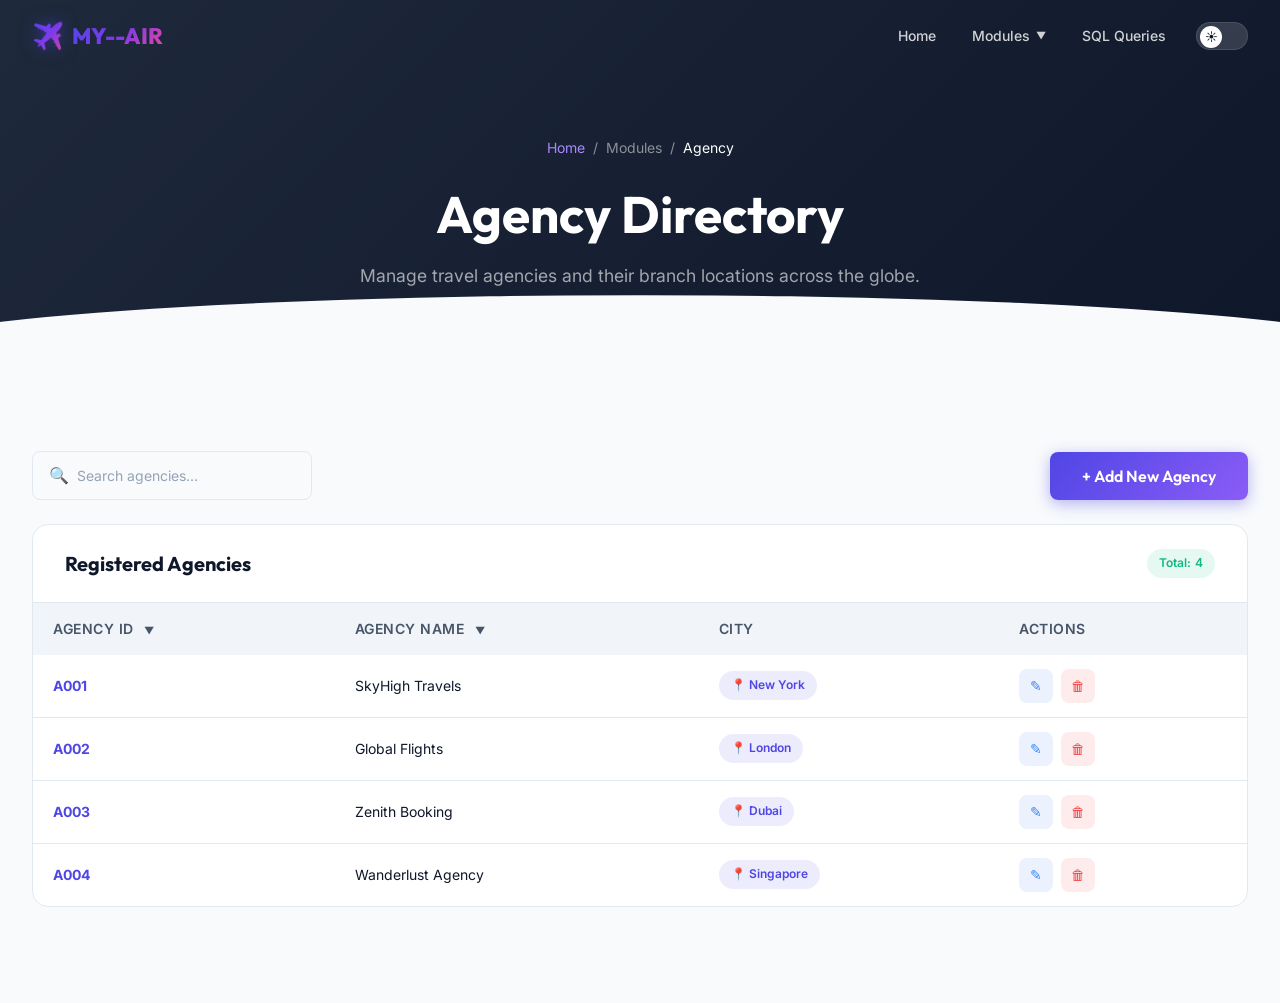
<file: pages/agency.html>
<!DOCTYPE html>
<html lang="en" data-theme="light">
<head>
  <meta charset="UTF-8">
  <meta name="viewport" content="width=device-width, initial-scale=1.0">
  <title>Agency Module | My-Air</title>
  
  <link rel="stylesheet" href="../css/style.css">
  <link rel="stylesheet" href="../css/animation.css">
  <link rel="stylesheet" href="../css/darkmode.css">
  <link rel="icon" href="data:image/svg+xml,<svg xmlns='http://www.w3.org/2000/svg' viewBox='0 0 100 100'><text y='.9em' font-size='90'>✈️</text></svg>">
</head>
<body>

  <div class="cursor-glow"></div>
  <div id="toast-container" class="toast-container"></div>

  <!-- Navigation -->
  <nav class="navbar scrolled">
    <div class="nav-container">
      <a href="../index.html" class="nav-logo">
        <span class="nav-logo-icon">✈️</span>
        <span>MY--AIR</span>
      </a>

      <div class="nav-hamburger">
        <span></span><span></span><span></span>
      </div>

      <ul class="nav-menu">
        <li class="nav-item"><a href="../index.html" class="nav-link">Home</a></li>
        <li class="nav-item">
          <a href="#" class="nav-link">Modules <span class="arrow">▼</span></a>
          <div class="nav-dropdown">
            <a href="passenger.html" class="dropdown-link"><span class="dd-icon">👤</span> Passenger</a>
            <a href="agency.html" class="dropdown-link" style="color: var(--accent-light)"><span class="dd-icon">🏢</span> Agency</a>
            <a href="flight.html" class="dropdown-link"><span class="dd-icon">✈️</span> Flight</a>
            <a href="booking.html" class="dropdown-link"><span class="dd-icon">🎟️</span> Booking</a>
          </div>
        </li>
        <li class="nav-item"><a href="queries.html" class="nav-link">SQL Queries</a></li>
        
        <li class="nav-item" style="margin-left: 10px;">
          <div class="theme-toggle-wrapper">
            <div class="theme-toggle"><div class="theme-toggle-knob">☀️</div></div>
          </div>
        </li>
      </ul>
    </div>
  </nav>

  <!-- Page Header -->
  <header class="page-header" style="background: linear-gradient(135deg, #1E293B 0%, #0F172A 100%);">
    <div class="container fade-in-up">
      <div class="breadcrumb">
        <a href="../index.html">Home</a> / <span>Modules</span> / <span style="color: white">Agency</span>
      </div>
      <h1>Agency Directory</h1>
      <p>Manage travel agencies and their branch locations across the globe.</p>
    </div>
  </header>

  <!-- Main Content -->
  <main class="section">
    <div class="container">
      
      <!-- Actions Row -->
      <div class="flex justify-between items-center mb-3 reveal" style="flex-wrap: wrap; gap: 1rem;">
        <div class="table-search">
          <span style="color: var(--text-tertiary)">🔍</span>
          <input type="text" id="search-input" placeholder="Search agencies...">
        </div>
        <button class="btn btn-primary ripple hover-lift" onclick="openModal('add-modal')">
          + Add New Agency
        </button>
      </div>

      <!-- Data Table -->
      <div class="table-container reveal reveal-delay-1">
        <div class="table-header">
          <h3 class="card-title" style="margin: 0">Registered Agencies</h3>
          <div class="tag tag-success">Total: <span id="total-count">0</span></div>
        </div>
        <div style="overflow-x: auto;">
          <table class="data-table">
            <thead>
              <tr>
                <th>Agency ID <span class="sort-icon">▼</span></th>
                <th>Agency Name <span class="sort-icon">▼</span></th>
                <th>City</th>
                <th>Actions</th>
              </tr>
            </thead>
            <tbody id="table-body">
              <!-- Rows populated by JS -->
            </tbody>
          </table>
        </div>
      </div>

    </div>
  </main>

  <!-- Add/Edit Modal -->
  <div class="modal-overlay" id="add-modal">
    <div class="modal">
      <div class="modal-header">
        <h3 class="modal-title" id="modal-title">Add Agency</h3>
        <button class="modal-close" onclick="closeModal('add-modal')">&times;</button>
      </div>
      <div class="modal-body">
        <form id="agency-form" onsubmit="handleFormSubmit(event)">
          <input type="hidden" id="form-mode" value="add">
          
          <div class="form-group">
            <label class="form-label">Agency ID</label>
            <input type="text" id="a-id" class="form-input" required placeholder="e.g., A005">
          </div>
          
          <div class="form-group">
            <label class="form-label">Agency Name</label>
            <input type="text" id="a-name" class="form-input" required placeholder="e.g., Zenith Travels">
          </div>
          
          <div class="form-group">
            <label class="form-label">City</label>
            <input type="text" id="a-city" class="form-input" required placeholder="City name">
          </div>
          
          <div class="form-actions">
            <button type="button" class="btn btn-secondary flex-1" onclick="closeModal('add-modal')">Cancel</button>
            <button type="submit" class="btn btn-primary flex-1 ripple">Save Agency</button>
          </div>
        </form>
      </div>
    </div>
  </div>

  <script src="../js/database.js"></script>
  <script src="../js/theme.js"></script>
  <script src="../js/animation.js"></script>
  <script src="../js/app.js"></script>
  
  <script>
    function renderTable(searchTerm = '') {
      const data = DB.getTable('agencies');
      const tbody = document.getElementById('table-body');
      tbody.innerHTML = '';
      
      let filtered = data;
      if (searchTerm) {
        const lower = searchTerm.toLowerCase();
        filtered = data.filter(r => 
          r.name.toLowerCase().includes(lower) || 
          r.id.toLowerCase().includes(lower) ||
          r.city.toLowerCase().includes(lower)
        );
      }

      document.getElementById('total-count').textContent = filtered.length;

      if (filtered.length === 0) {
        tbody.innerHTML = `<tr><td colspan="4" class="text-center" style="padding: 3rem">
          <div style="font-size: 3rem; margin-bottom: 1rem; opacity: 0.5">🏢</div>
          No agencies found.
        </td></tr>`;
        return;
      }

      filtered.forEach(row => {
        const tr = document.createElement('tr');
        tr.className = 'fade-in-up';
        tr.innerHTML = `
          <td><strong style="color: var(--primary)">${row.id}</strong></td>
          <td>${row.name}</td>
          <td><span class="tag tag-primary">📍 ${row.city}</span></td>
          <td>
            <div class="table-actions">
              <button class="btn-icon action-edit" onclick="editRecord('${row.id}')" title="Edit">✎</button>
              <button class="btn-icon action-delete" onclick="deleteRecord('${row.id}')" title="Delete">🗑</button>
            </div>
          </td>
        `;
        tbody.appendChild(tr);
      });
    }

    document.getElementById('search-input').addEventListener('input', (e) => {
      renderTable(e.target.value);
    });

    function openModal(id) {
      document.getElementById(id).classList.add('active');
    }
    
    function closeModal(id) {
      document.getElementById(id).classList.remove('active');
      document.getElementById('agency-form').reset();
      document.getElementById('form-mode').value = 'add';
      document.getElementById('a-id').readOnly = false;
      document.getElementById('modal-title').textContent = 'Add Agency';
    }

    function editRecord(id) {
      const data = DB.getTable('agencies').find(r => r.id === id);
      if (data) {
        document.getElementById('a-id').value = data.id;
        document.getElementById('a-id').readOnly = true;
        document.getElementById('a-name').value = data.name;
        document.getElementById('a-city').value = data.city;
        
        document.getElementById('form-mode').value = 'edit';
        document.getElementById('modal-title').textContent = 'Edit Agency';
        openModal('add-modal');
      }
    }

    function deleteRecord(id) {
      if (confirm(`Are you sure you want to delete agency ${id}?`)) {
        DB.deleteRecord('agencies', 'id', id);
        App.showToast('Agency deleted successfully', 'success');
        renderTable();
      }
    }

    function handleFormSubmit(e) {
      e.preventDefault();
      if (!App.validateForm('agency-form')) return;

      const record = {
        id: document.getElementById('a-id').value,
        name: document.getElementById('a-name').value,
        city: document.getElementById('a-city').value
      };

      const mode = document.getElementById('form-mode').value;
      
      if (mode === 'add') {
        const exists = DB.getTable('agencies').find(r => r.id === record.id);
        if (exists) {
          App.showToast('Agency ID already exists!', 'error');
          return;
        }
        DB.addRecord('agencies', record);
        App.showToast('Agency added successfully', 'success');
      } else {
        DB.updateRecord('agencies', 'id', record.id, record);
        App.showToast('Agency updated successfully', 'success');
      }

      closeModal('add-modal');
      renderTable();
    }

    document.addEventListener('DOMContentLoaded', () => renderTable());
  </script>
</body>
</html>
</file>
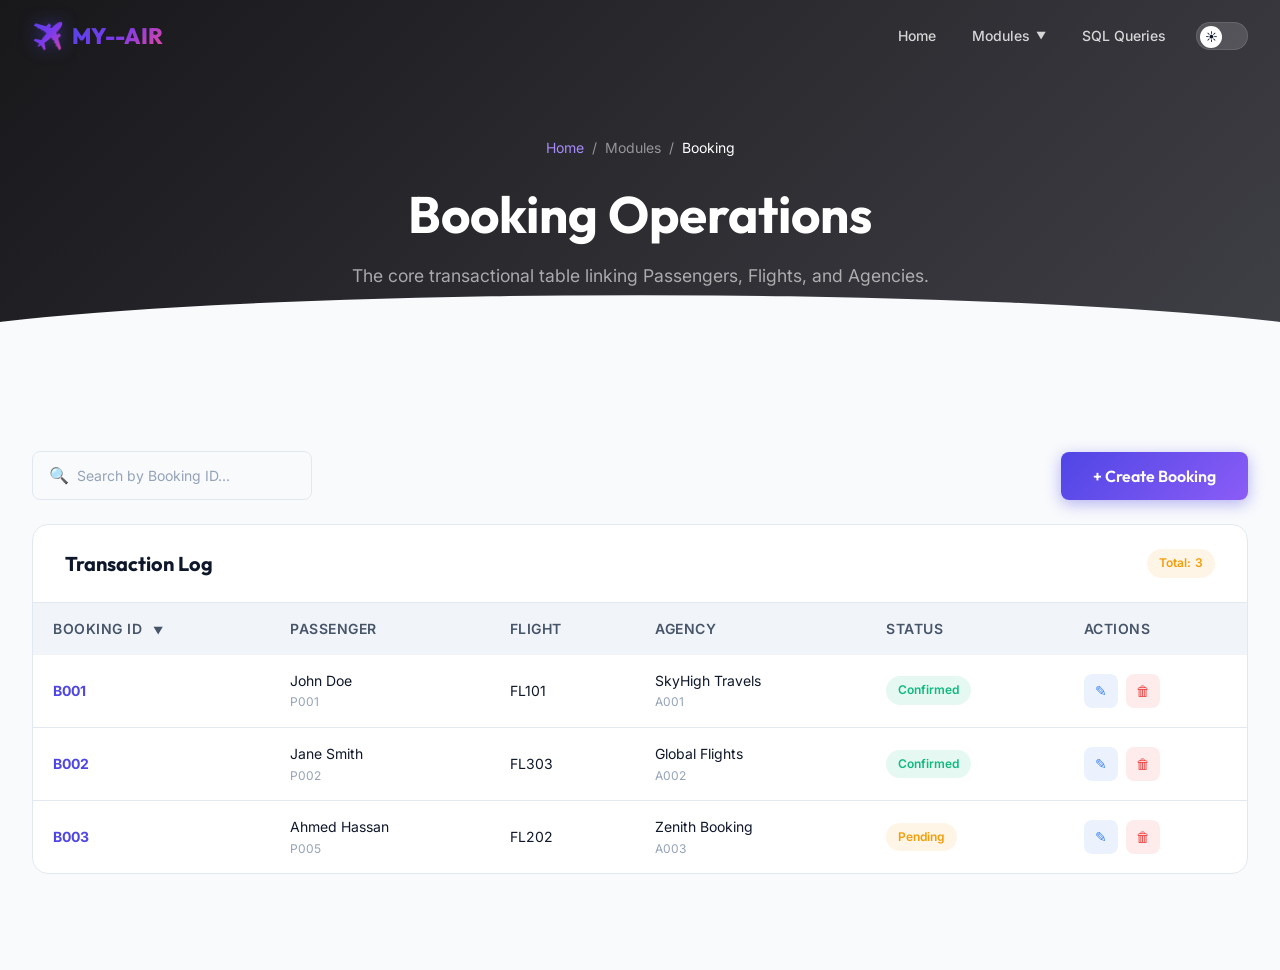
<file: pages/booking.html>
<!DOCTYPE html>
<html lang="en" data-theme="light">
<head>
  <meta charset="UTF-8">
  <meta name="viewport" content="width=device-width, initial-scale=1.0">
  <title>Booking Module | MY--AIR</title>
  
  <link rel="stylesheet" href="../css/style.css">
  <link rel="stylesheet" href="../css/animation.css">
  <link rel="stylesheet" href="../css/darkmode.css">
  <link rel="icon" href="data:image/svg+xml,<svg xmlns='http://www.w3.org/2000/svg' viewBox='0 0 100 100'><text y='.9em' font-size='90'>✈️</text></svg>">
</head>
<body>

  <div class="cursor-glow"></div>
  <div id="toast-container" class="toast-container"></div>

  <!-- Navigation -->
  <nav class="navbar scrolled">
    <div class="nav-container">
      <a href="../index.html" class="nav-logo">
        <span class="nav-logo-icon">✈️</span>
        <span>MY--AIR</span>
      </a>

      <div class="nav-hamburger">
        <span></span><span></span><span></span>
      </div>

      <ul class="nav-menu">
        <li class="nav-item"><a href="../index.html" class="nav-link">Home</a></li>
        <li class="nav-item">
          <a href="#" class="nav-link">Modules <span class="arrow">▼</span></a>
          <div class="nav-dropdown">
            <a href="passenger.html" class="dropdown-link"><span class="dd-icon">👤</span> Passenger</a>
            <a href="agency.html" class="dropdown-link"><span class="dd-icon">🏢</span> Agency</a>
            <a href="flight.html" class="dropdown-link"><span class="dd-icon">✈️</span> Flight</a>
            <a href="booking.html" class="dropdown-link" style="color: var(--accent-light)"><span class="dd-icon">🎟️</span> Booking</a>
          </div>
        </li>
        <li class="nav-item"><a href="queries.html" class="nav-link">SQL Queries</a></li>
        
        <li class="nav-item" style="margin-left: 10px;">
          <div class="theme-toggle-wrapper">
            <div class="theme-toggle"><div class="theme-toggle-knob">☀️</div></div>
          </div>
        </li>
      </ul>
    </div>
  </nav>

  <!-- Page Header -->
  <header class="page-header" style="background: linear-gradient(135deg, #18181B 0%, #3F3F46 100%);">
    <div class="container fade-in-up">
      <div class="breadcrumb">
        <a href="../index.html">Home</a> / <span>Modules</span> / <span style="color: white">Booking</span>
      </div>
      <h1>Booking Operations</h1>
      <p>The core transactional table linking Passengers, Flights, and Agencies.</p>
    </div>
  </header>

  <!-- Main Content -->
  <main class="section">
    <div class="container">
      
      <!-- Actions Row -->
      <div class="flex justify-between items-center mb-3 reveal" style="flex-wrap: wrap; gap: 1rem;">
        <div class="table-search">
          <span style="color: var(--text-tertiary)">🔍</span>
          <input type="text" id="search-input" placeholder="Search by Booking ID...">
        </div>
        <button class="btn btn-primary ripple hover-lift" onclick="openModal('add-modal')">
          + Create Booking
        </button>
      </div>

      <!-- Data Table -->
      <div class="table-container reveal reveal-delay-1">
        <div class="table-header">
          <h3 class="card-title" style="margin: 0">Transaction Log</h3>
          <div class="tag tag-warning">Total: <span id="total-count">0</span></div>
        </div>
        <div style="overflow-x: auto;">
          <table class="data-table">
            <thead>
              <tr>
                <th>Booking ID <span class="sort-icon">▼</span></th>
                <th>Passenger</th>
                <th>Flight</th>
                <th>Agency</th>
                <th>Status</th>
                <th>Actions</th>
              </tr>
            </thead>
            <tbody id="table-body">
              <!-- Rows populated by JS -->
            </tbody>
          </table>
        </div>
      </div>

    </div>
  </main>

  <!-- Add/Edit Modal -->
  <div class="modal-overlay" id="add-modal">
    <div class="modal">
      <div class="modal-header">
        <h3 class="modal-title" id="modal-title">Create Booking</h3>
        <button class="modal-close" onclick="closeModal('add-modal')">&times;</button>
      </div>
      <div class="modal-body">
        <form id="booking-form" onsubmit="handleFormSubmit(event)">
          <input type="hidden" id="form-mode" value="add">
          
          <div class="form-grid">
            <div class="form-group">
              <label class="form-label">Booking ID</label>
              <input type="text" id="b-id" class="form-input" required placeholder="e.g., B004">
            </div>
            
            <div class="form-group">
              <label class="form-label">Date</label>
              <input type="date" id="b-date" class="form-input" required>
            </div>
          </div>
          
          <div class="form-group">
            <label class="form-label">Passenger</label>
            <select id="b-passenger" class="form-select" required>
              <option value="">Select Passenger...</option>
            </select>
          </div>

          <div class="form-group">
            <label class="form-label">Flight</label>
            <select id="b-flight" class="form-select" required>
              <option value="">Select Flight...</option>
            </select>
          </div>

          <div class="form-group">
            <label class="form-label">Agency</label>
            <select id="b-agency" class="form-select" required>
              <option value="">Select Agency...</option>
            </select>
          </div>

          <div class="form-group">
            <label class="form-label">Status</label>
            <select id="b-status" class="form-select" required>
              <option value="Confirmed">Confirmed</option>
              <option value="Pending">Pending</option>
              <option value="Cancelled">Cancelled</option>
            </select>
          </div>
          
          <div class="form-actions">
            <button type="button" class="btn btn-secondary flex-1" onclick="closeModal('add-modal')">Cancel</button>
            <button type="submit" class="btn btn-primary flex-1 ripple">Save Transaction</button>
          </div>
        </form>
      </div>
    </div>
  </div>

  <script src="../js/database.js"></script>
  <script src="../js/theme.js"></script>
  <script src="../js/animation.js"></script>
  <script src="../js/app.js"></script>
  
  <script>
    function populateDropdowns() {
      const pSelect = document.getElementById('b-passenger');
      const fSelect = document.getElementById('b-flight');
      const aSelect = document.getElementById('b-agency');

      // Preserve first option
      pSelect.innerHTML = '<option value="">Select Passenger...</option>';
      fSelect.innerHTML = '<option value="">Select Flight...</option>';
      aSelect.innerHTML = '<option value="">Select Agency...</option>';

      DB.getTable('passengers').forEach(p => {
        pSelect.innerHTML += `<option value="${p.id}">${p.id} - ${p.name}</option>`;
      });

      DB.getTable('flights').forEach(f => {
        fSelect.innerHTML += `<option value="${f.id}">${f.id} (${f.source} → ${f.destination})</option>`;
      });

      DB.getTable('agencies').forEach(a => {
        aSelect.innerHTML += `<option value="${a.id}">${a.id} - ${a.name}</option>`;
      });
    }

    function renderTable(searchTerm = '') {
      const data = DB.getTable('bookings');
      const passengers = DB.getTable('passengers');
      const flights = DB.getTable('flights');
      const agencies = DB.getTable('agencies');
      
      const tbody = document.getElementById('table-body');
      tbody.innerHTML = '';
      
      let filtered = data;
      if (searchTerm) {
        const lower = searchTerm.toLowerCase();
        filtered = data.filter(r => r.id.toLowerCase().includes(lower));
      }

      document.getElementById('total-count').textContent = filtered.length;

      if (filtered.length === 0) {
        tbody.innerHTML = `<tr><td colspan="6" class="text-center" style="padding: 3rem">
          <div style="font-size: 3rem; margin-bottom: 1rem; opacity: 0.5">🎟️</div>
          No bookings found.
        </td></tr>`;
        return;
      }

      filtered.forEach(row => {
        const p = passengers.find(x => x.id === row.passengerId) || { name: 'Unknown' };
        const f = flights.find(x => x.id === row.flightId) || { id: 'Unknown' };
        const a = agencies.find(x => x.id === row.agencyId) || { name: 'Unknown' };

        let statusClass = 'tag-success';
        if (row.status === 'Pending') statusClass = 'tag-warning';
        if (row.status === 'Cancelled') statusClass = 'tag-danger';

        const tr = document.createElement('tr');
        tr.className = 'fade-in-up';
        tr.innerHTML = `
          <td><strong style="color: var(--primary)">${row.id}</strong></td>
          <td>${p.name} <div style="font-size: 0.75rem; color: var(--text-tertiary)">${row.passengerId}</div></td>
          <td>${f.id}</td>
          <td>${a.name} <div style="font-size: 0.75rem; color: var(--text-tertiary)">${row.agencyId}</div></td>
          <td><span class="tag ${statusClass}">${row.status}</span></td>
          <td>
            <div class="table-actions">
              <button class="btn-icon action-edit" onclick="editRecord('${row.id}')" title="Edit">✎</button>
              <button class="btn-icon action-delete" onclick="deleteRecord('${row.id}')" title="Delete">🗑</button>
            </div>
          </td>
        `;
        tbody.appendChild(tr);
      });
    }

    document.getElementById('search-input').addEventListener('input', (e) => {
      renderTable(e.target.value);
    });

    function openModal(id) {
      populateDropdowns();
      document.getElementById(id).classList.add('active');
    }
    
    function closeModal(id) {
      document.getElementById(id).classList.remove('active');
      document.getElementById('booking-form').reset();
      document.getElementById('form-mode').value = 'add';
      document.getElementById('b-id').readOnly = false;
      document.getElementById('modal-title').textContent = 'Create Booking';
    }

    function editRecord(id) {
      populateDropdowns();
      const data = DB.getTable('bookings').find(r => r.id === id);
      if (data) {
        document.getElementById('b-id').value = data.id;
        document.getElementById('b-id').readOnly = true;
        document.getElementById('b-date').value = data.date;
        document.getElementById('b-passenger').value = data.passengerId;
        document.getElementById('b-flight').value = data.flightId;
        document.getElementById('b-agency').value = data.agencyId;
        document.getElementById('b-status').value = data.status || 'Confirmed';
        
        document.getElementById('form-mode').value = 'edit';
        document.getElementById('modal-title').textContent = 'Edit Booking';
        document.getElementById('add-modal').classList.add('active');
      }
    }

    function deleteRecord(id) {
      if (confirm(`Are you sure you want to cancel booking ${id}?`)) {
        DB.deleteRecord('bookings', 'id', id);
        App.showToast('Booking cancelled successfully', 'success');
        renderTable();
      }
    }

    function handleFormSubmit(e) {
      e.preventDefault();
      if (!App.validateForm('booking-form')) return;

      const record = {
        id: document.getElementById('b-id').value,
        date: document.getElementById('b-date').value,
        passengerId: document.getElementById('b-passenger').value,
        flightId: document.getElementById('b-flight').value,
        agencyId: document.getElementById('b-agency').value,
        status: document.getElementById('b-status').value
      };

      const mode = document.getElementById('form-mode').value;
      
      if (mode === 'add') {
        const exists = DB.getTable('bookings').find(r => r.id === record.id);
        if (exists) {
          App.showToast('Booking ID already exists!', 'error');
          return;
        }
        DB.addRecord('bookings', record);
        App.showToast('Booking created successfully', 'success');
      } else {
        DB.updateRecord('bookings', 'id', record.id, record);
        App.showToast('Booking updated successfully', 'success');
      }

      closeModal('add-modal');
      renderTable();
    }

    document.addEventListener('DOMContentLoaded', () => {
      // Set default date to today for new forms
      document.getElementById('b-date').valueAsDate = new Date();
      renderTable();
    });
  </script>
</body>
</html>
</file>
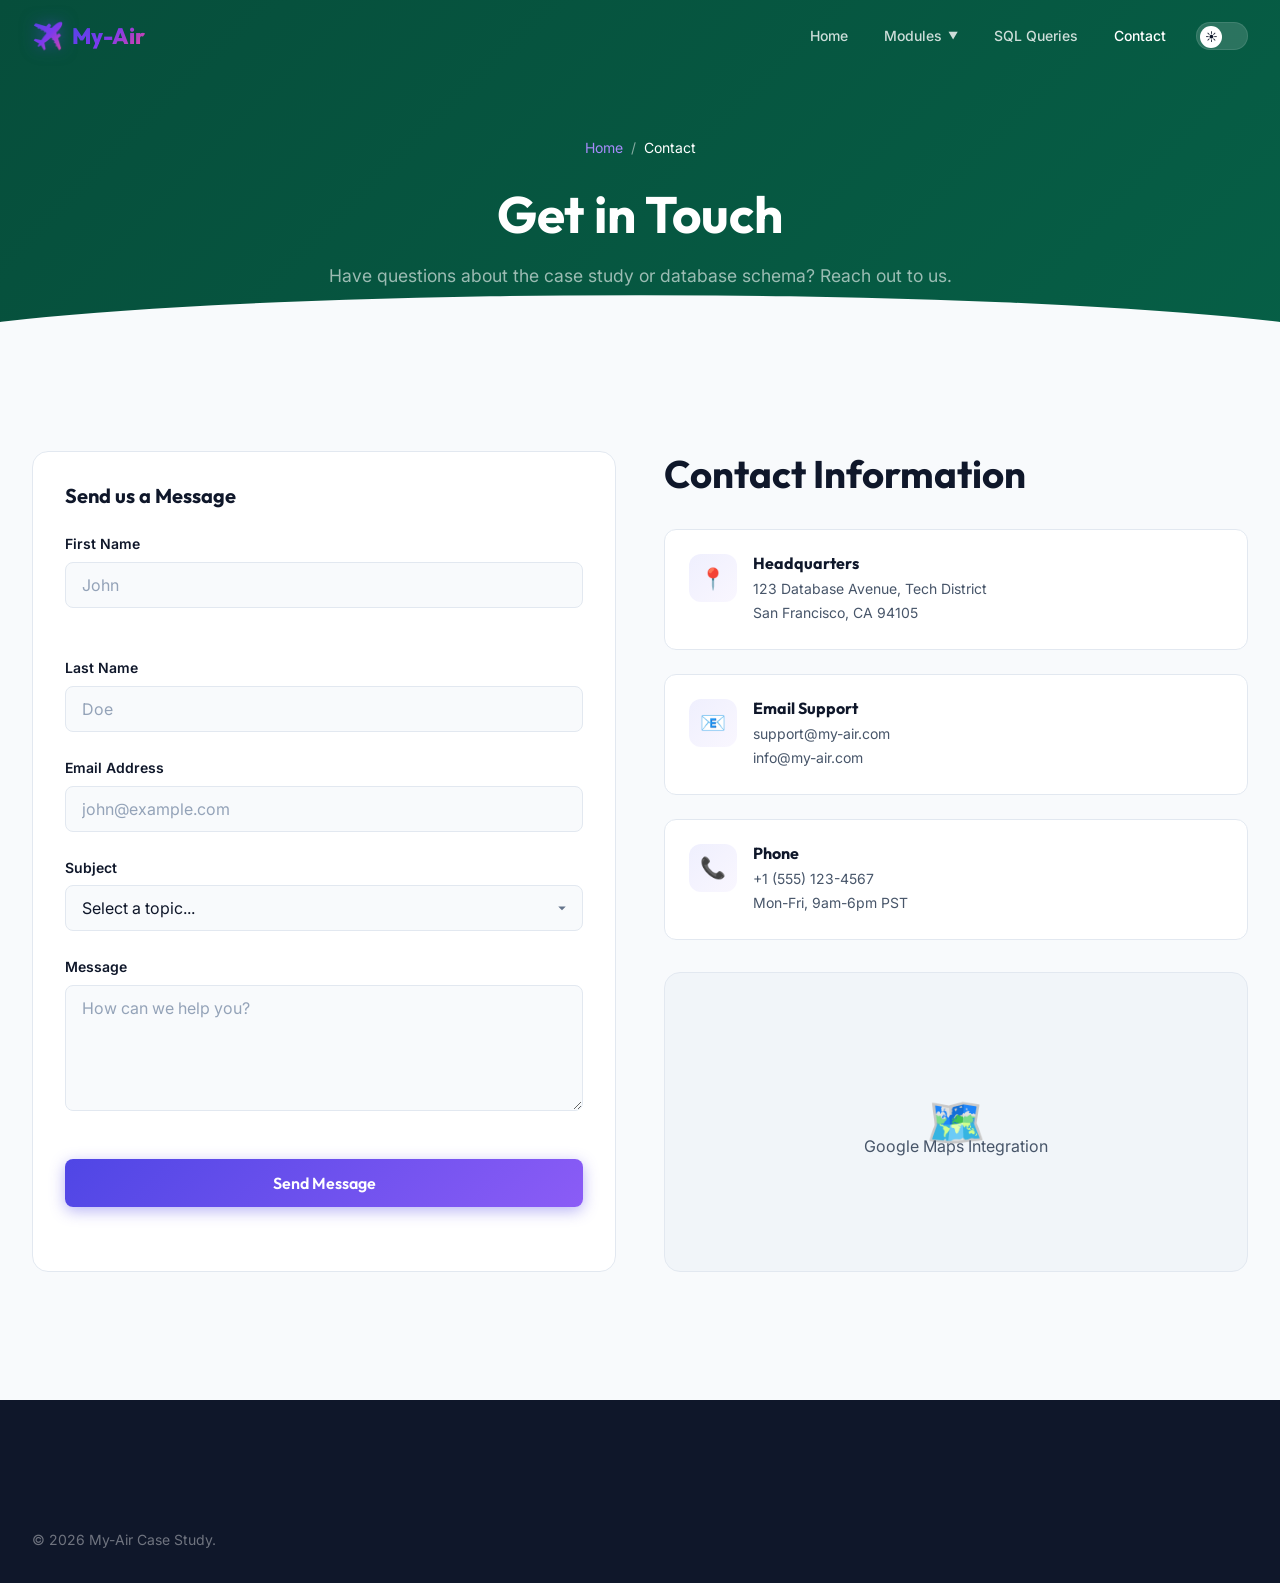
<file: pages/contact.html>
<!DOCTYPE html>
<html lang="en" data-theme="light">
<head>
  <meta charset="UTF-8">
  <meta name="viewport" content="width=device-width, initial-scale=1.0">
  <title>Contact Us | My-Air</title>
  
  <link rel="stylesheet" href="../css/style.css">
  <link rel="stylesheet" href="../css/animation.css">
  <link rel="stylesheet" href="../css/darkmode.css">
  <link rel="icon" href="data:image/svg+xml,<svg xmlns='http://www.w3.org/2000/svg' viewBox='0 0 100 100'><text y='.9em' font-size='90'>✈️</text></svg>">
</head>
<body>

  <div class="cursor-glow"></div>
  <div id="toast-container" class="toast-container"></div>

  <!-- Navigation -->
  <nav class="navbar scrolled">
    <div class="nav-container">
      <a href="../index.html" class="nav-logo">
        <span class="nav-logo-icon">✈️</span>
        <span>My-Air</span>
      </a>

      <div class="nav-hamburger">
        <span></span><span></span><span></span>
      </div>

      <ul class="nav-menu">
        <li class="nav-item"><a href="../index.html" class="nav-link">Home</a></li>
        <li class="nav-item">
          <a href="#" class="nav-link">Modules <span class="arrow">▼</span></a>
          <div class="nav-dropdown">
            <a href="passenger.html" class="dropdown-link"><span class="dd-icon">👤</span> Passenger</a>
            <a href="agency.html" class="dropdown-link"><span class="dd-icon">🏢</span> Agency</a>
            <a href="flight.html" class="dropdown-link"><span class="dd-icon">✈️</span> Flight</a>
            <a href="booking.html" class="dropdown-link"><span class="dd-icon">🎟️</span> Booking</a>
          </div>
        </li>
        <li class="nav-item"><a href="queries.html" class="nav-link">SQL Queries</a></li>
        <li class="nav-item"><a href="contact.html" class="nav-link" style="color: var(--light)">Contact</a></li>
        <li class="nav-item" style="margin-left: 10px;">
          <div class="theme-toggle-wrapper">
            <div class="theme-toggle"><div class="theme-toggle-knob">☀️</div></div>
          </div>
        </li>
      </ul>
    </div>
  </nav>

  <!-- Page Header -->
  <header class="page-header" style="background: linear-gradient(135deg, #064E3B 0%, #065F46 100%);">
    <div class="container fade-in-up">
      <div class="breadcrumb">
        <a href="../index.html">Home</a> / <span style="color: white">Contact</span>
      </div>
      <h1>Get in Touch</h1>
      <p>Have questions about the case study or database schema? Reach out to us.</p>
    </div>
  </header>

  <!-- Main Content -->
  <main class="section">
    <div class="container">
      
      <div class="contact-grid">
        <!-- Contact Form -->
        <div class="glass-card reveal reveal-left">
          <h2 class="card-title mb-3">Send us a Message</h2>
          <form id="contact-form" onsubmit="event.preventDefault(); handleContactSubmit()">
            <div class="form-grid">
              <div class="form-group">
                <label class="form-label">First Name</label>
                <input type="text" class="form-input" required placeholder="John">
              </div>
              <div class="form-group">
                <label class="form-label">Last Name</label>
                <input type="text" class="form-input" required placeholder="Doe">
              </div>
            </div>
            
            <div class="form-group">
              <label class="form-label">Email Address</label>
              <input type="email" class="form-input" required placeholder="john@example.com">
            </div>
            
            <div class="form-group">
              <label class="form-label">Subject</label>
              <select class="form-select" required>
                <option value="">Select a topic...</option>
                <option value="General">General Inquiry</option>
                <option value="Technical">Technical Support</option>
                <option value="Feedback">Feedback</option>
              </select>
            </div>

            <div class="form-group">
              <label class="form-label">Message</label>
              <textarea class="form-input" rows="5" required placeholder="How can we help you?"></textarea>
            </div>
            
            <button type="submit" class="btn btn-primary btn-full ripple mt-2">Send Message</button>
          </form>
        </div>

        <!-- Contact Info -->
        <div class="reveal reveal-right">
          <h2 class="section-title" style="margin-bottom: 2rem">Contact Information</h2>
          
          <div style="display: flex; flex-direction: column; gap: 1.5rem">
            <div class="contact-info-card">
              <div class="contact-icon">📍</div>
              <div>
                <h4 style="font-weight: 700; margin-bottom: 4px;">Headquarters</h4>
                <p style="color: var(--text-secondary); font-size: var(--fs-sm)">123 Database Avenue, Tech District<br>San Francisco, CA 94105</p>
              </div>
            </div>

            <div class="contact-info-card">
              <div class="contact-icon">📧</div>
              <div>
                <h4 style="font-weight: 700; margin-bottom: 4px;">Email Support</h4>
                <p style="color: var(--text-secondary); font-size: var(--fs-sm)">support@my-air.com<br>info@my-air.com</p>
              </div>
            </div>

            <div class="contact-info-card">
              <div class="contact-icon">📞</div>
              <div>
                <h4 style="font-weight: 700; margin-bottom: 4px;">Phone</h4>
                <p style="color: var(--text-secondary); font-size: var(--fs-sm)">+1 (555) 123-4567<br>Mon-Fri, 9am-6pm PST</p>
              </div>
            </div>
          </div>

          <!-- Map Placeholder -->
          <div class="map-placeholder hover-scale mt-4">
            🗺️
            <div style="font-size: 1rem; color: var(--text-secondary); position: absolute; margin-top: 50px">Google Maps Integration</div>
          </div>

        </div>
      </div>

    </div>
  </main>

  <!-- Footer -->
  <footer class="footer mt-4">
    <div class="container">
      <div class="footer-bottom" style="border:none">
        <div>&copy; 2026 My-Air Case Study.</div>
      </div>
    </div>
  </footer>

  <script src="../js/theme.js"></script>
  <script src="../js/animation.js"></script>
  <script src="../js/app.js"></script>
  <script>
    function handleContactSubmit() {
      if(App.validateForm('contact-form')) {
        const btn = document.querySelector('#contact-form button');
        const originalText = btn.textContent;
        
        btn.innerHTML = 'Sending...';
        btn.disabled = true;

        setTimeout(() => {
          App.showToast('Message sent successfully! We will get back to you shortly.', 'success');
          document.getElementById('contact-form').reset();
          btn.innerHTML = originalText;
          btn.disabled = false;
        }, 1500);
      }
    }
  </script>
</body>
</html>
</file>
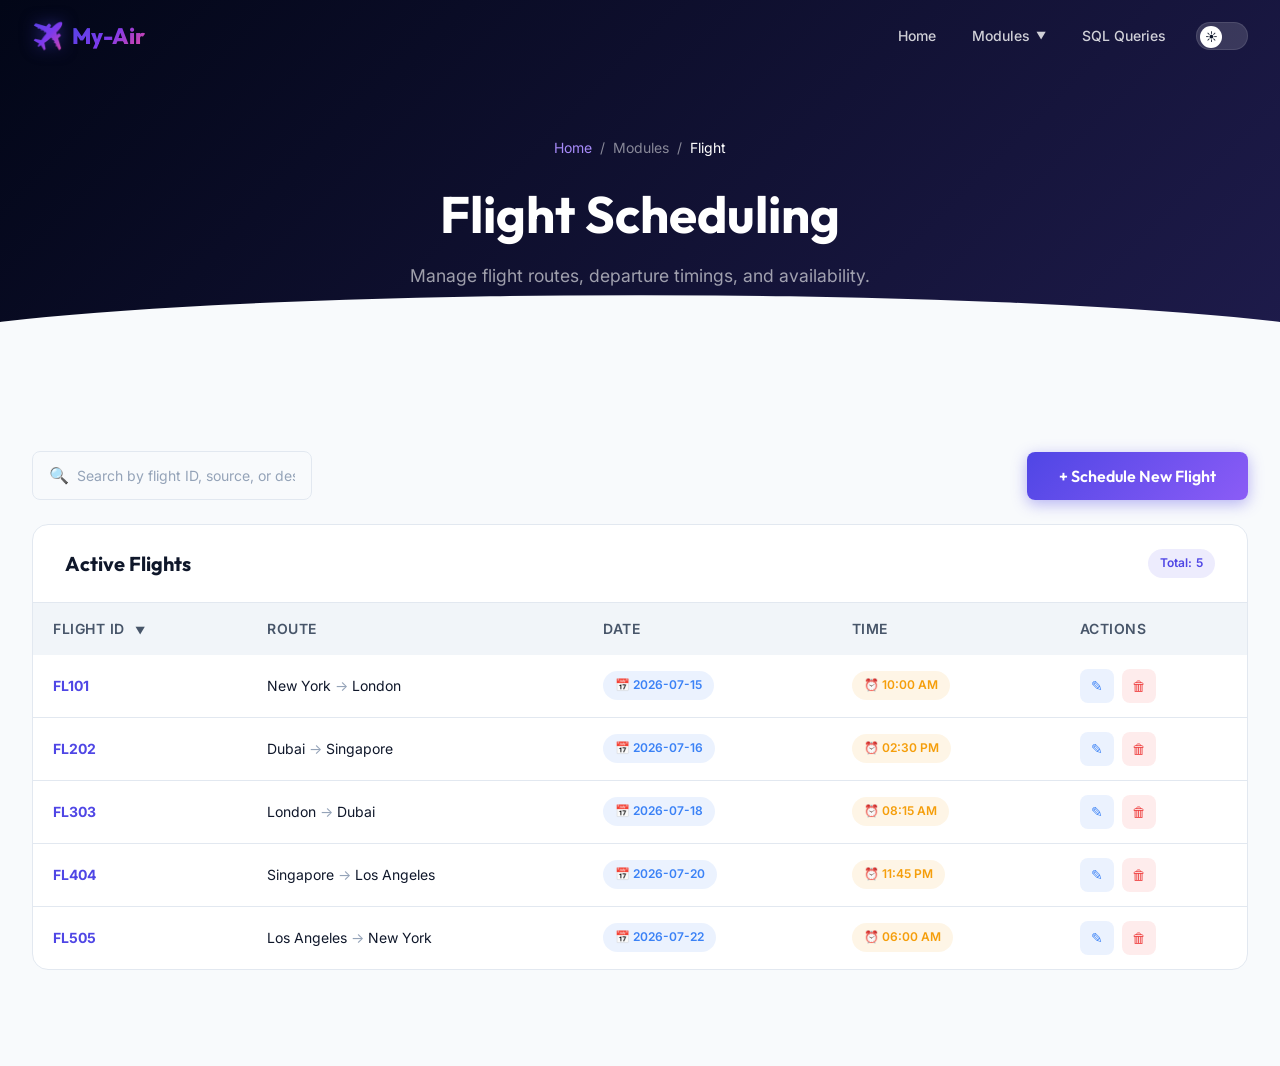
<file: pages/flight.html>
<!DOCTYPE html>
<html lang="en" data-theme="light">
<head>
  <meta charset="UTF-8">
  <meta name="viewport" content="width=device-width, initial-scale=1.0">
  <title>Flight Module | My-Air</title>
  
  <link rel="stylesheet" href="../css/style.css">
  <link rel="stylesheet" href="../css/animation.css">
  <link rel="stylesheet" href="../css/darkmode.css">
  <link rel="icon" href="data:image/svg+xml,<svg xmlns='http://www.w3.org/2000/svg' viewBox='0 0 100 100'><text y='.9em' font-size='90'>✈️</text></svg>">
</head>
<body>

  <div class="cursor-glow"></div>
  <div id="toast-container" class="toast-container"></div>

  <!-- Navigation -->
  <nav class="navbar scrolled">
    <div class="nav-container">
      <a href="../index.html" class="nav-logo">
        <span class="nav-logo-icon">✈️</span>
        <span>My-Air</span>
      </a>

      <div class="nav-hamburger">
        <span></span><span></span><span></span>
      </div>

      <ul class="nav-menu">
        <li class="nav-item"><a href="../index.html" class="nav-link">Home</a></li>
        <li class="nav-item">
          <a href="#" class="nav-link">Modules <span class="arrow">▼</span></a>
          <div class="nav-dropdown">
            <a href="passenger.html" class="dropdown-link"><span class="dd-icon">👤</span> Passenger</a>
            <a href="agency.html" class="dropdown-link"><span class="dd-icon">🏢</span> Agency</a>
            <a href="flight.html" class="dropdown-link" style="color: var(--accent-light)"><span class="dd-icon">✈️</span> Flight</a>
            <a href="booking.html" class="dropdown-link"><span class="dd-icon">🎟️</span> Booking</a>
          </div>
        </li>
        <li class="nav-item"><a href="queries.html" class="nav-link">SQL Queries</a></li>
        
        <li class="nav-item" style="margin-left: 10px;">
          <div class="theme-toggle-wrapper">
            <div class="theme-toggle"><div class="theme-toggle-knob">☀️</div></div>
          </div>
        </li>
      </ul>
    </div>
  </nav>

  <!-- Page Header -->
  <header class="page-header" style="background: linear-gradient(135deg, #020617 0%, #1E1B4B 100%);">
    <div class="container fade-in-up">
      <div class="breadcrumb">
        <a href="../index.html">Home</a> / <span>Modules</span> / <span style="color: white">Flight</span>
      </div>
      <h1>Flight Scheduling</h1>
      <p>Manage flight routes, departure timings, and availability.</p>
    </div>
  </header>

  <!-- Main Content -->
  <main class="section">
    <div class="container">
      
      <!-- Actions Row -->
      <div class="flex justify-between items-center mb-3 reveal" style="flex-wrap: wrap; gap: 1rem;">
        <div class="table-search">
          <span style="color: var(--text-tertiary)">🔍</span>
          <input type="text" id="search-input" placeholder="Search by flight ID, source, or destination...">
        </div>
        <button class="btn btn-primary ripple hover-lift" onclick="openModal('add-modal')">
          + Schedule New Flight
        </button>
      </div>

      <!-- Data Table -->
      <div class="table-container reveal reveal-delay-1">
        <div class="table-header">
          <h3 class="card-title" style="margin: 0">Active Flights</h3>
          <div class="tag tag-primary">Total: <span id="total-count">0</span></div>
        </div>
        <div style="overflow-x: auto;">
          <table class="data-table">
            <thead>
              <tr>
                <th>Flight ID <span class="sort-icon">▼</span></th>
                <th>Route</th>
                <th>Date</th>
                <th>Time</th>
                <th>Actions</th>
              </tr>
            </thead>
            <tbody id="table-body">
              <!-- Rows populated by JS -->
            </tbody>
          </table>
        </div>
      </div>

    </div>
  </main>

  <!-- Add/Edit Modal -->
  <div class="modal-overlay" id="add-modal">
    <div class="modal">
      <div class="modal-header">
        <h3 class="modal-title" id="modal-title">Schedule Flight</h3>
        <button class="modal-close" onclick="closeModal('add-modal')">&times;</button>
      </div>
      <div class="modal-body">
        <form id="flight-form" onsubmit="handleFormSubmit(event)">
          <input type="hidden" id="form-mode" value="add">
          
          <div class="form-group">
            <label class="form-label">Flight ID</label>
            <input type="text" id="f-id" class="form-input" required placeholder="e.g., FL606">
          </div>
          
          <div class="form-grid">
            <div class="form-group">
              <label class="form-label">Source City</label>
              <input type="text" id="f-source" class="form-input" required placeholder="Origin">
            </div>
            
            <div class="form-group">
              <label class="form-label">Destination City</label>
              <input type="text" id="f-dest" class="form-input" required placeholder="Destination">
            </div>
          </div>

          <div class="form-grid">
            <div class="form-group">
              <label class="form-label">Date</label>
              <input type="date" id="f-date" class="form-input" required>
            </div>
            
            <div class="form-group">
              <label class="form-label">Departure Time</label>
              <input type="time" id="f-time" class="form-input" required>
            </div>
          </div>
          
          <div class="form-actions">
            <button type="button" class="btn btn-secondary flex-1" onclick="closeModal('add-modal')">Cancel</button>
            <button type="submit" class="btn btn-primary flex-1 ripple">Save Flight</button>
          </div>
        </form>
      </div>
    </div>
  </div>

  <script src="../js/database.js"></script>
  <script src="../js/theme.js"></script>
  <script src="../js/animation.js"></script>
  <script src="../js/app.js"></script>
  
  <script>
    function renderTable(searchTerm = '') {
      const data = DB.getTable('flights');
      const tbody = document.getElementById('table-body');
      tbody.innerHTML = '';
      
      let filtered = data;
      if (searchTerm) {
        const lower = searchTerm.toLowerCase();
        filtered = data.filter(r => 
          r.id.toLowerCase().includes(lower) || 
          r.source.toLowerCase().includes(lower) ||
          r.destination.toLowerCase().includes(lower)
        );
      }

      document.getElementById('total-count').textContent = filtered.length;

      if (filtered.length === 0) {
        tbody.innerHTML = `<tr><td colspan="5" class="text-center" style="padding: 3rem">
          <div style="font-size: 3rem; margin-bottom: 1rem; opacity: 0.5">✈️</div>
          No flights found.
        </td></tr>`;
        return;
      }

      filtered.forEach(row => {
        // Convert 24h to 12h if needed
        let timeStr = row.time;
        if (!timeStr.includes('AM') && !timeStr.includes('PM')) {
           const [h, m] = timeStr.split(':');
           const ampm = h >= 12 ? 'PM' : 'AM';
           const h12 = h % 12 || 12;
           timeStr = `${h12}:${m} ${ampm}`;
        }

        const tr = document.createElement('tr');
        tr.className = 'fade-in-up';
        tr.innerHTML = `
          <td><strong style="color: var(--primary)">${row.id}</strong></td>
          <td>${row.source} <span style="color: var(--text-tertiary)">→</span> ${row.destination}</td>
          <td><span class="tag tag-info">📅 ${row.date}</span></td>
          <td><span class="tag tag-warning">⏰ ${timeStr}</span></td>
          <td>
            <div class="table-actions">
              <button class="btn-icon action-edit" onclick="editRecord('${row.id}')" title="Edit">✎</button>
              <button class="btn-icon action-delete" onclick="deleteRecord('${row.id}')" title="Delete">🗑</button>
            </div>
          </td>
        `;
        tbody.appendChild(tr);
      });
    }

    document.getElementById('search-input').addEventListener('input', (e) => {
      renderTable(e.target.value);
    });

    function openModal(id) {
      document.getElementById(id).classList.add('active');
    }
    
    function closeModal(id) {
      document.getElementById(id).classList.remove('active');
      document.getElementById('flight-form').reset();
      document.getElementById('form-mode').value = 'add';
      document.getElementById('f-id').readOnly = false;
      document.getElementById('modal-title').textContent = 'Schedule Flight';
    }

    function editRecord(id) {
      const data = DB.getTable('flights').find(r => r.id === id);
      if (data) {
        document.getElementById('f-id').value = data.id;
        document.getElementById('f-id').readOnly = true;
        document.getElementById('f-source').value = data.source;
        document.getElementById('f-dest').value = data.destination;
        document.getElementById('f-date').value = data.date;
        
        // Ensure format is compatible with input type="time"
        let t = data.time;
        if (t.includes('AM') || t.includes('PM')) {
            const match = t.match(/(\d+):(\d+)\s*(AM|PM)/i);
            if (match) {
                let h = parseInt(match[1]);
                const m = match[2];
                if (match[3].toUpperCase() === 'PM' && h < 12) h += 12;
                if (match[3].toUpperCase() === 'AM' && h === 12) h = 0;
                t = `${h.toString().padStart(2, '0')}:${m}`;
            }
        }
        document.getElementById('f-time').value = t;
        
        document.getElementById('form-mode').value = 'edit';
        document.getElementById('modal-title').textContent = 'Edit Flight';
        openModal('add-modal');
      }
    }

    function deleteRecord(id) {
      if (confirm(`Are you sure you want to delete flight ${id}?`)) {
        DB.deleteRecord('flights', 'id', id);
        App.showToast('Flight deleted successfully', 'success');
        renderTable();
      }
    }

    function handleFormSubmit(e) {
      e.preventDefault();
      if (!App.validateForm('flight-form')) return;

      const record = {
        id: document.getElementById('f-id').value,
        source: document.getElementById('f-source').value,
        destination: document.getElementById('f-dest').value,
        date: document.getElementById('f-date').value,
        time: document.getElementById('f-time').value
      };

      const mode = document.getElementById('form-mode').value;
      
      if (mode === 'add') {
        const exists = DB.getTable('flights').find(r => r.id === record.id);
        if (exists) {
          App.showToast('Flight ID already exists!', 'error');
          return;
        }
        DB.addRecord('flights', record);
        App.showToast('Flight scheduled successfully', 'success');
      } else {
        DB.updateRecord('flights', 'id', record.id, record);
        App.showToast('Flight updated successfully', 'success');
      }

      closeModal('add-modal');
      renderTable();
    }

    document.addEventListener('DOMContentLoaded', () => renderTable());
  </script>
</body>
</html>
</file>
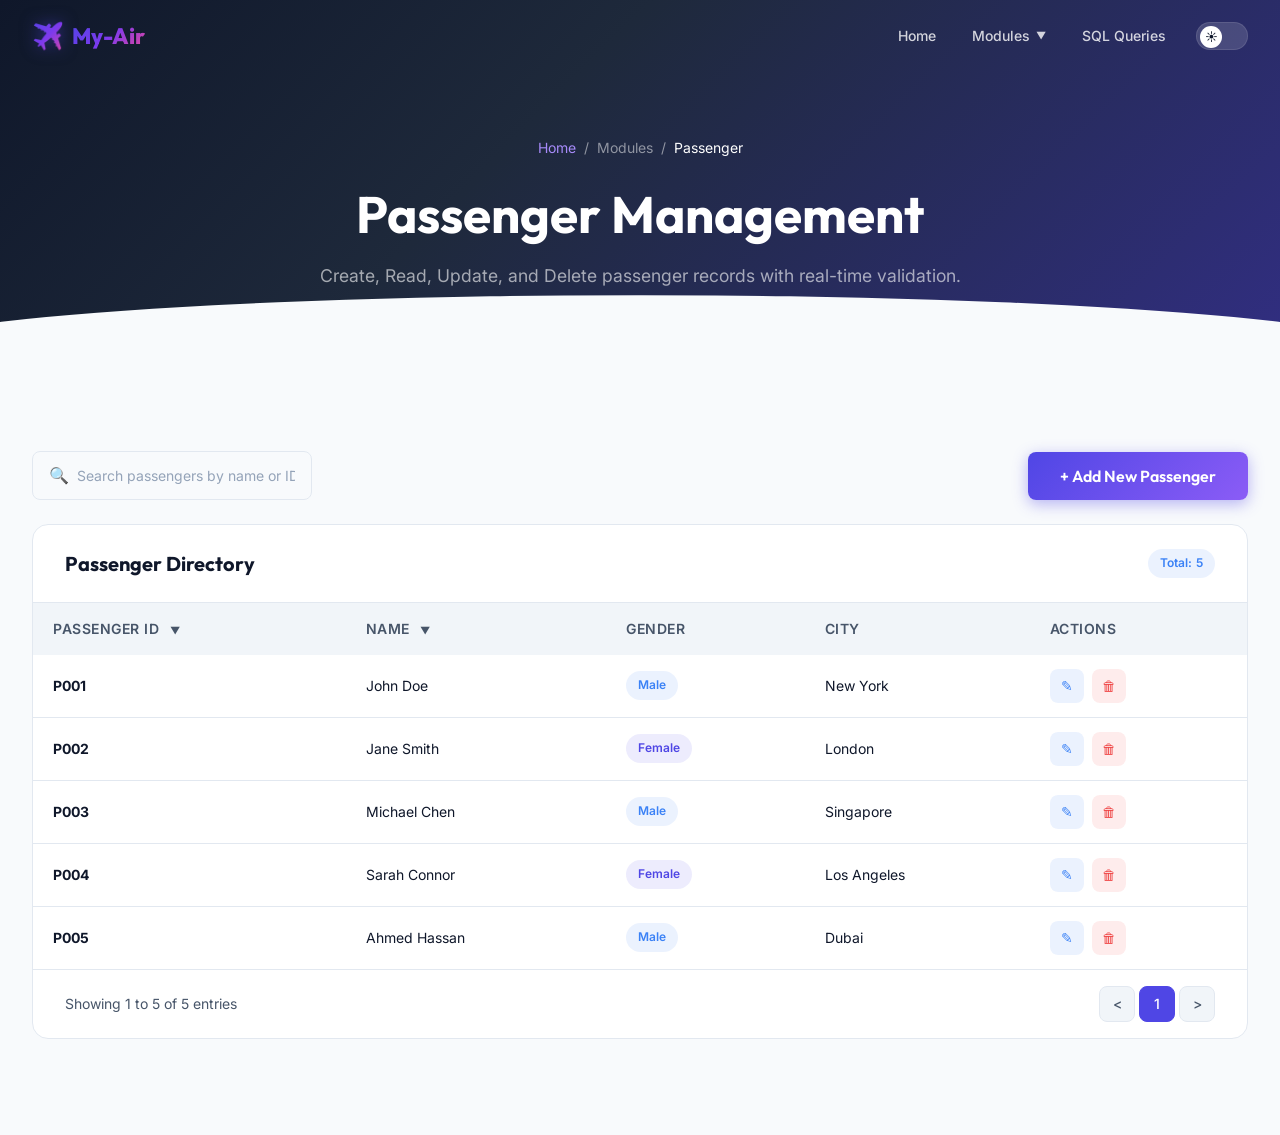
<file: pages/passenger.html>
<!DOCTYPE html>
<html lang="en" data-theme="light">
<head>
  <meta charset="UTF-8">
  <meta name="viewport" content="width=device-width, initial-scale=1.0">
  <title>Passenger Module | My-Air</title>
  
  <link rel="stylesheet" href="../css/style.css">
  <link rel="stylesheet" href="../css/animation.css">
  <link rel="stylesheet" href="../css/darkmode.css">
  <link rel="icon" href="data:image/svg+xml,<svg xmlns='http://www.w3.org/2000/svg' viewBox='0 0 100 100'><text y='.9em' font-size='90'>✈️</text></svg>">
</head>
<body>

  <div class="cursor-glow"></div>
  <div id="toast-container" class="toast-container"></div>

  <!-- Navigation -->
  <nav class="navbar scrolled">
    <div class="nav-container">
      <a href="../index.html" class="nav-logo">
        <span class="nav-logo-icon">✈️</span>
        <span>My-Air</span>
      </a>

      <div class="nav-hamburger">
        <span></span><span></span><span></span>
      </div>

      <ul class="nav-menu">
        <li class="nav-item"><a href="../index.html" class="nav-link">Home</a></li>
        <li class="nav-item">
          <a href="#" class="nav-link">Modules <span class="arrow">▼</span></a>
          <div class="nav-dropdown">
            <a href="passenger.html" class="dropdown-link" style="color: var(--accent-light)"><span class="dd-icon">👤</span> Passenger</a>
            <a href="agency.html" class="dropdown-link"><span class="dd-icon">🏢</span> Agency</a>
            <a href="flight.html" class="dropdown-link"><span class="dd-icon">✈️</span> Flight</a>
            <a href="booking.html" class="dropdown-link"><span class="dd-icon">🎟️</span> Booking</a>
          </div>
        </li>
        <li class="nav-item"><a href="queries.html" class="nav-link">SQL Queries</a></li>
        
        <li class="nav-item" style="margin-left: 10px;">
          <div class="theme-toggle-wrapper">
            <div class="theme-toggle"><div class="theme-toggle-knob">☀️</div></div>
          </div>
        </li>
      </ul>
    </div>
  </nav>

  <!-- Page Header -->
  <header class="page-header">
    <div class="container fade-in-up">
      <div class="breadcrumb">
        <a href="../index.html">Home</a> / <span>Modules</span> / <span style="color: white">Passenger</span>
      </div>
      <h1>Passenger Management</h1>
      <p>Create, Read, Update, and Delete passenger records with real-time validation.</p>
    </div>
  </header>

  <!-- Main Content -->
  <main class="section">
    <div class="container">
      
      <!-- Actions Row -->
      <div class="flex justify-between items-center mb-3 reveal" style="flex-wrap: wrap; gap: 1rem;">
        <div class="table-search">
          <span style="color: var(--text-tertiary)">🔍</span>
          <input type="text" id="search-input" placeholder="Search passengers by name or ID...">
        </div>
        <button class="btn btn-primary ripple hover-lift" onclick="openModal('add-modal')">
          + Add New Passenger
        </button>
      </div>

      <!-- Data Table -->
      <div class="table-container reveal reveal-delay-1">
        <div class="table-header">
          <h3 class="card-title" style="margin: 0">Passenger Directory</h3>
          <div class="tag tag-info">Total: <span id="total-count">0</span></div>
        </div>
        <div style="overflow-x: auto;">
          <table class="data-table">
            <thead>
              <tr>
                <th>Passenger ID <span class="sort-icon">▼</span></th>
                <th>Name <span class="sort-icon">▼</span></th>
                <th>Gender</th>
                <th>City</th>
                <th>Actions</th>
              </tr>
            </thead>
            <tbody id="table-body">
              <!-- Rows populated by JS -->
            </tbody>
          </table>
        </div>
        <div class="table-pagination">
          <div class="pagination-info">Showing 1 to 5 of 5 entries</div>
          <div class="pagination-btns">
            <button class="pagination-btn">&lt;</button>
            <button class="pagination-btn active">1</button>
            <button class="pagination-btn">&gt;</button>
          </div>
        </div>
      </div>

    </div>
  </main>

  <!-- Add/Edit Modal -->
  <div class="modal-overlay" id="add-modal">
    <div class="modal">
      <div class="modal-header">
        <h3 class="modal-title" id="modal-title">Add Passenger</h3>
        <button class="modal-close" onclick="closeModal('add-modal')">&times;</button>
      </div>
      <div class="modal-body">
        <form id="passenger-form" onsubmit="handleFormSubmit(event)">
          <input type="hidden" id="form-mode" value="add">
          
          <div class="form-group">
            <label class="form-label">Passenger ID</label>
            <input type="text" id="p-id" class="form-input" required placeholder="e.g., P006">
          </div>
          
          <div class="form-group">
            <label class="form-label">Full Name</label>
            <input type="text" id="p-name" class="form-input" required placeholder="Enter full name">
          </div>
          
          <div class="form-grid">
            <div class="form-group">
              <label class="form-label">Gender</label>
              <select id="p-gender" class="form-select" required>
                <option value="">Select Gender</option>
                <option value="Male">Male</option>
                <option value="Female">Female</option>
                <option value="Other">Other</option>
              </select>
            </div>
            
            <div class="form-group">
              <label class="form-label">City</label>
              <input type="text" id="p-city" class="form-input" required placeholder="City name">
            </div>
          </div>
          
          <div class="form-actions">
            <button type="button" class="btn btn-secondary flex-1" onclick="closeModal('add-modal')">Cancel</button>
            <button type="submit" class="btn btn-primary flex-1 ripple">Save Record</button>
          </div>
        </form>
      </div>
    </div>
  </div>

  <script src="../js/database.js"></script>
  <script src="../js/theme.js"></script>
  <script src="../js/animation.js"></script>
  <script src="../js/app.js"></script>
  
  <script>
    // Module Logic
    function renderTable(searchTerm = '') {
      const data = DB.getTable('passengers');
      const tbody = document.getElementById('table-body');
      tbody.innerHTML = '';
      
      let filtered = data;
      if (searchTerm) {
        const lower = searchTerm.toLowerCase();
        filtered = data.filter(r => 
          r.name.toLowerCase().includes(lower) || 
          r.id.toLowerCase().includes(lower)
        );
      }

      document.getElementById('total-count').textContent = filtered.length;

      if (filtered.length === 0) {
        tbody.innerHTML = `<tr><td colspan="5" class="text-center" style="padding: 3rem">
          <div style="font-size: 3rem; margin-bottom: 1rem; opacity: 0.5">📭</div>
          No passengers found.
        </td></tr>`;
        return;
      }

      filtered.forEach(row => {
        const tr = document.createElement('tr');
        tr.className = 'fade-in-up';
        tr.innerHTML = `
          <td><strong>${row.id}</strong></td>
          <td>${row.name}</td>
          <td><span class="tag ${row.gender==='Female' ? 'tag-primary' : 'tag-info'}">${row.gender}</span></td>
          <td>${row.city}</td>
          <td>
            <div class="table-actions">
              <button class="btn-icon action-edit" onclick="editRecord('${row.id}')" title="Edit">✎</button>
              <button class="btn-icon action-delete" onclick="deleteRecord('${row.id}')" title="Delete">🗑</button>
            </div>
          </td>
        `;
        tbody.appendChild(tr);
      });
    }

    document.getElementById('search-input').addEventListener('input', (e) => {
      renderTable(e.target.value);
    });

    function openModal(id) {
      document.getElementById(id).classList.add('active');
    }
    
    function closeModal(id) {
      document.getElementById(id).classList.remove('active');
      document.getElementById('passenger-form').reset();
      document.getElementById('form-mode').value = 'add';
      document.getElementById('p-id').readOnly = false;
      document.getElementById('modal-title').textContent = 'Add Passenger';
    }

    function editRecord(id) {
      const data = DB.getTable('passengers').find(r => r.id === id);
      if (data) {
        document.getElementById('p-id').value = data.id;
        document.getElementById('p-id').readOnly = true;
        document.getElementById('p-name').value = data.name;
        document.getElementById('p-gender').value = data.gender;
        document.getElementById('p-city').value = data.city;
        
        document.getElementById('form-mode').value = 'edit';
        document.getElementById('modal-title').textContent = 'Edit Passenger';
        openModal('add-modal');
      }
    }

    function deleteRecord(id) {
      if (confirm(`Are you sure you want to delete passenger ${id}?`)) {
        DB.deleteRecord('passengers', 'id', id);
        App.showToast('Passenger deleted successfully', 'success');
        renderTable();
      }
    }

    function handleFormSubmit(e) {
      e.preventDefault();
      if (!App.validateForm('passenger-form')) return;

      const record = {
        id: document.getElementById('p-id').value,
        name: document.getElementById('p-name').value,
        gender: document.getElementById('p-gender').value,
        city: document.getElementById('p-city').value
      };

      const mode = document.getElementById('form-mode').value;
      
      if (mode === 'add') {
        const exists = DB.getTable('passengers').find(r => r.id === record.id);
        if (exists) {
          App.showToast('Passenger ID already exists!', 'error');
          return;
        }
        DB.addRecord('passengers', record);
        App.showToast('Passenger added successfully', 'success');
      } else {
        DB.updateRecord('passengers', 'id', record.id, record);
        App.showToast('Passenger updated successfully', 'success');
      }

      closeModal('add-modal');
      renderTable();
    }

    document.addEventListener('DOMContentLoaded', () => {
      renderTable();
    });
  </script>
</body>
</html>
</file>
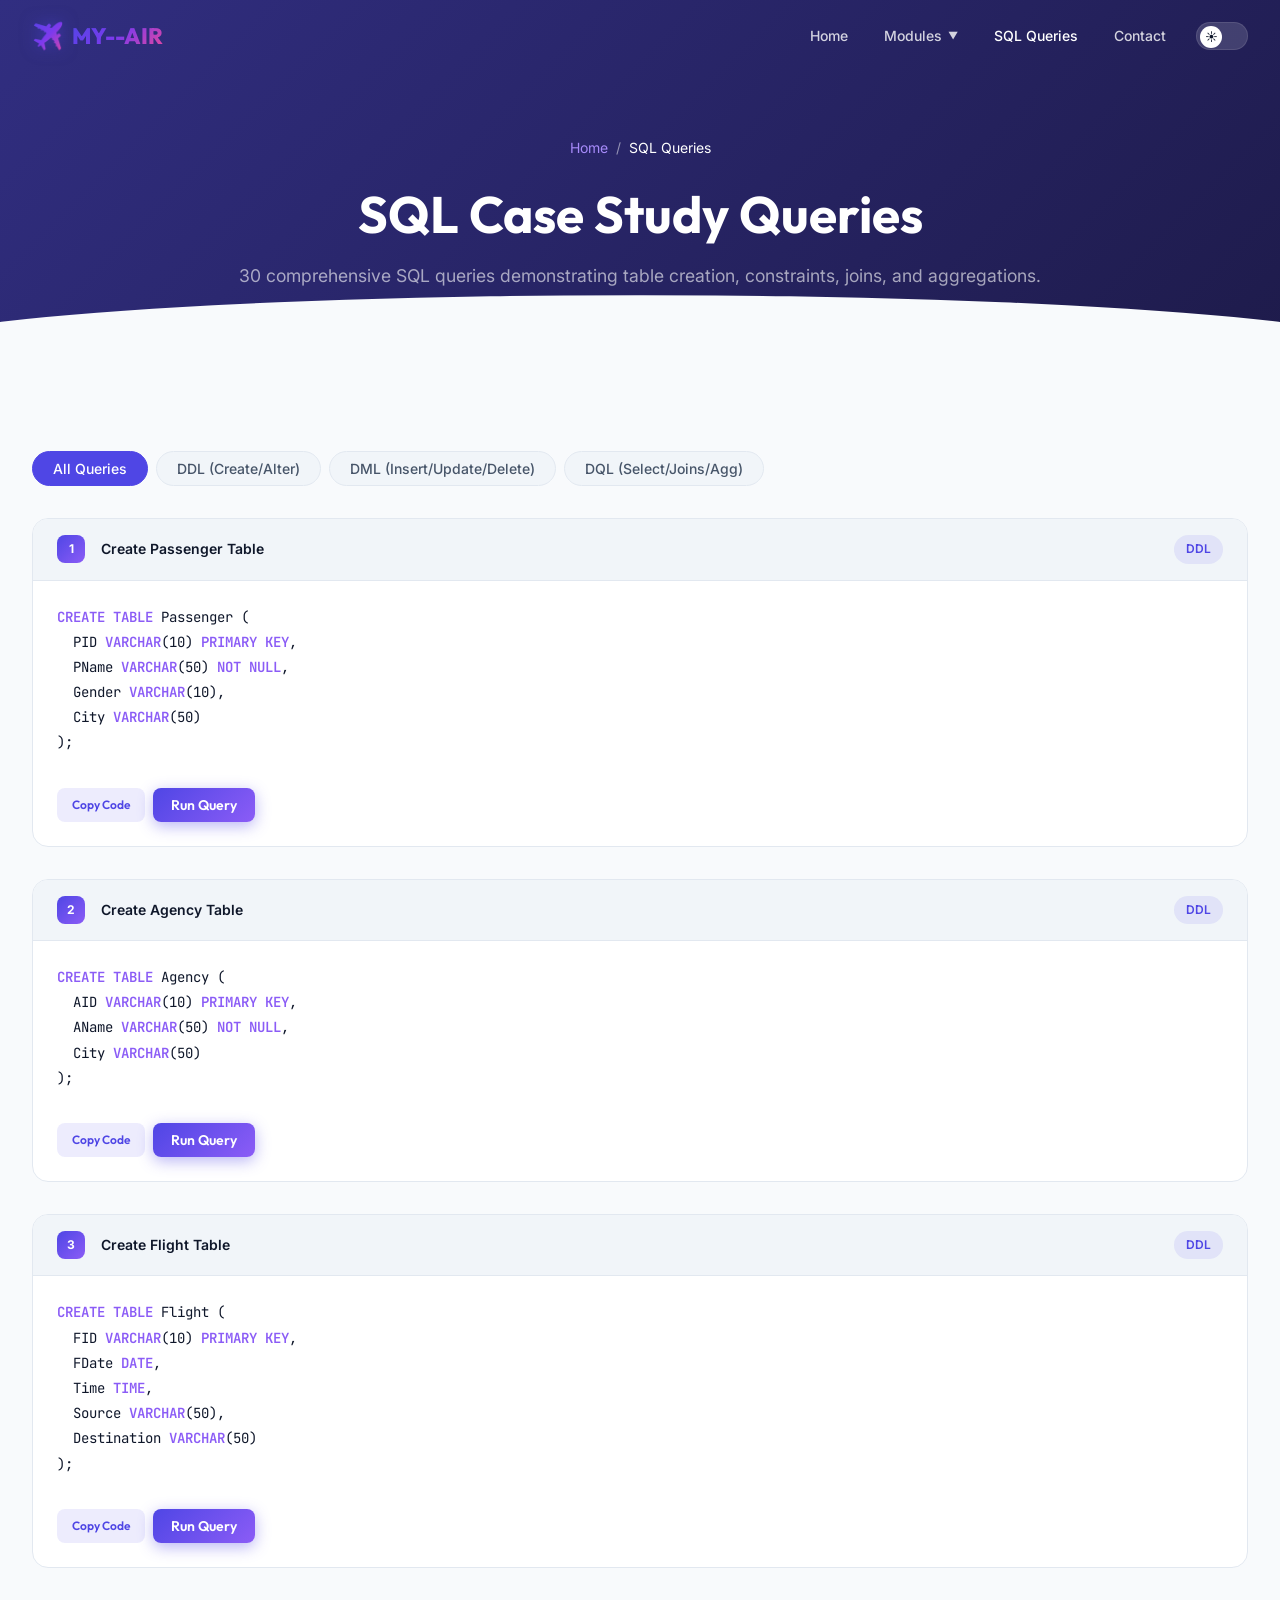
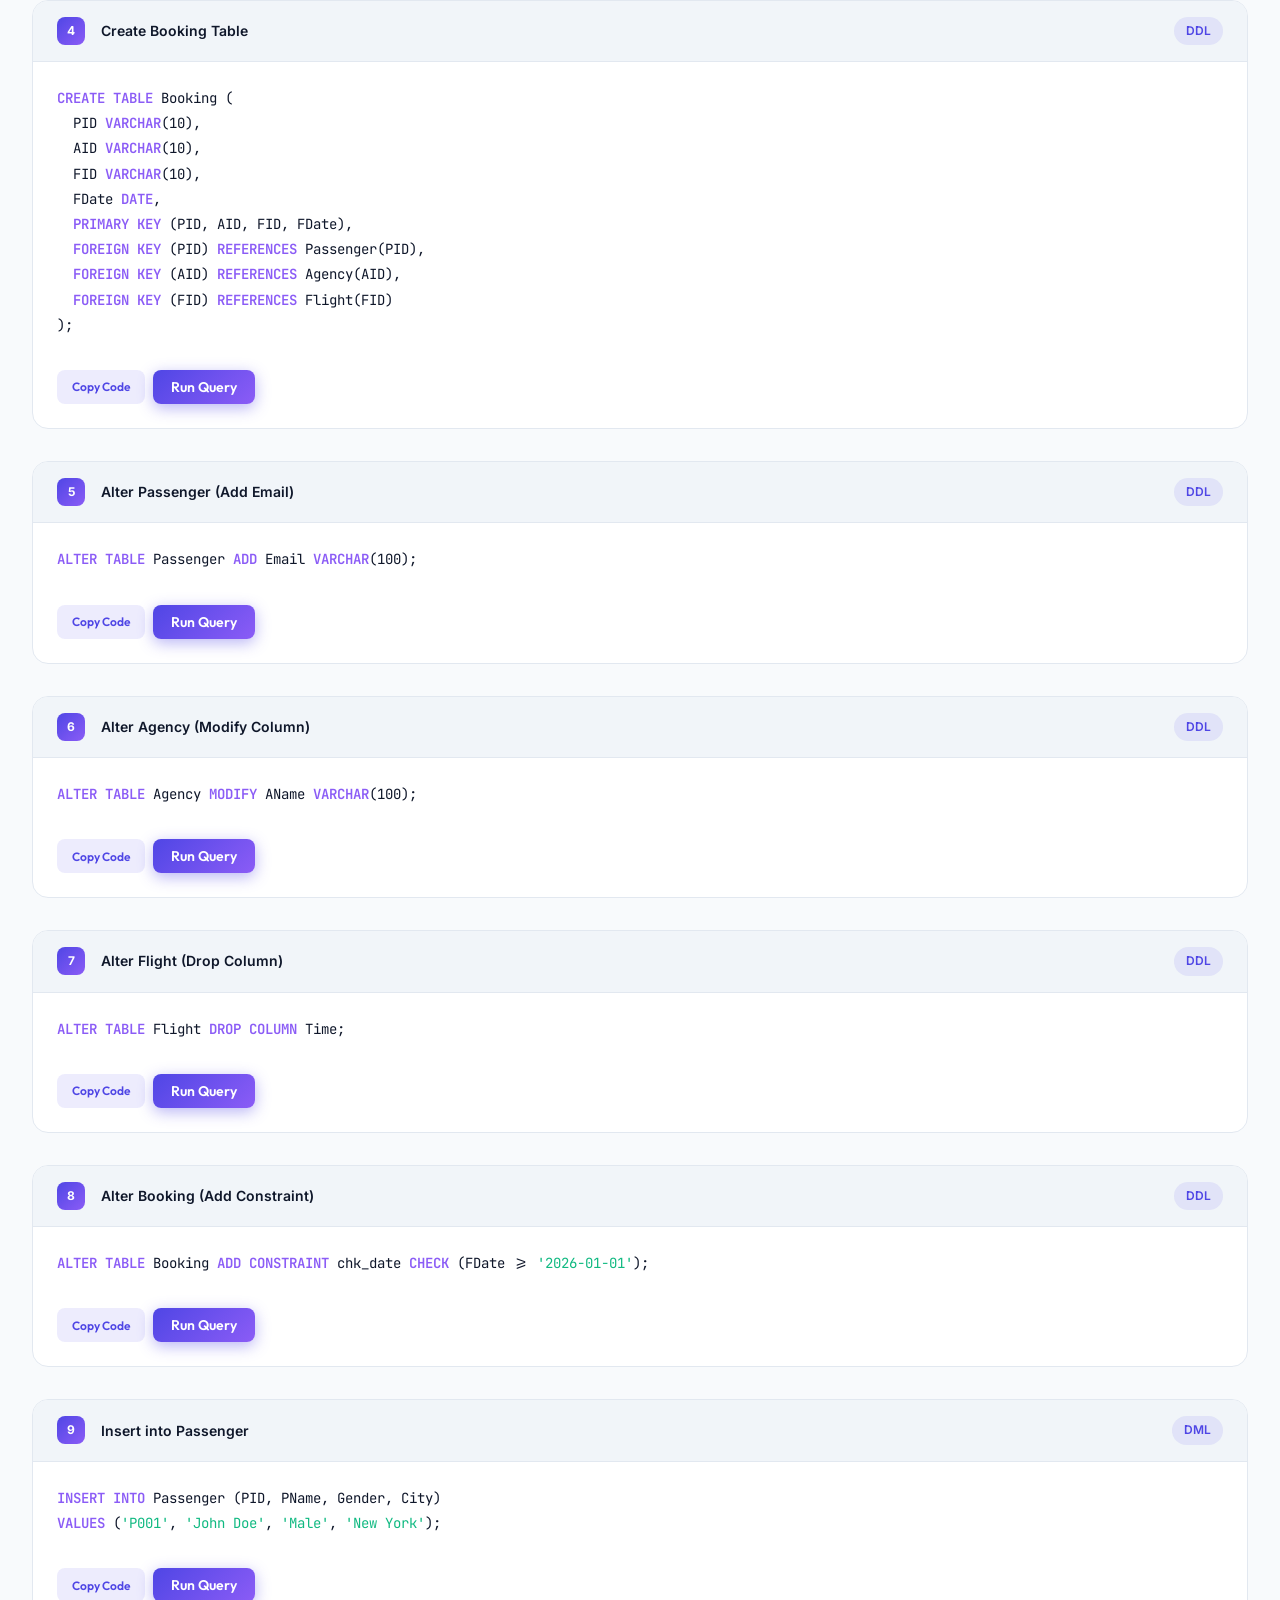
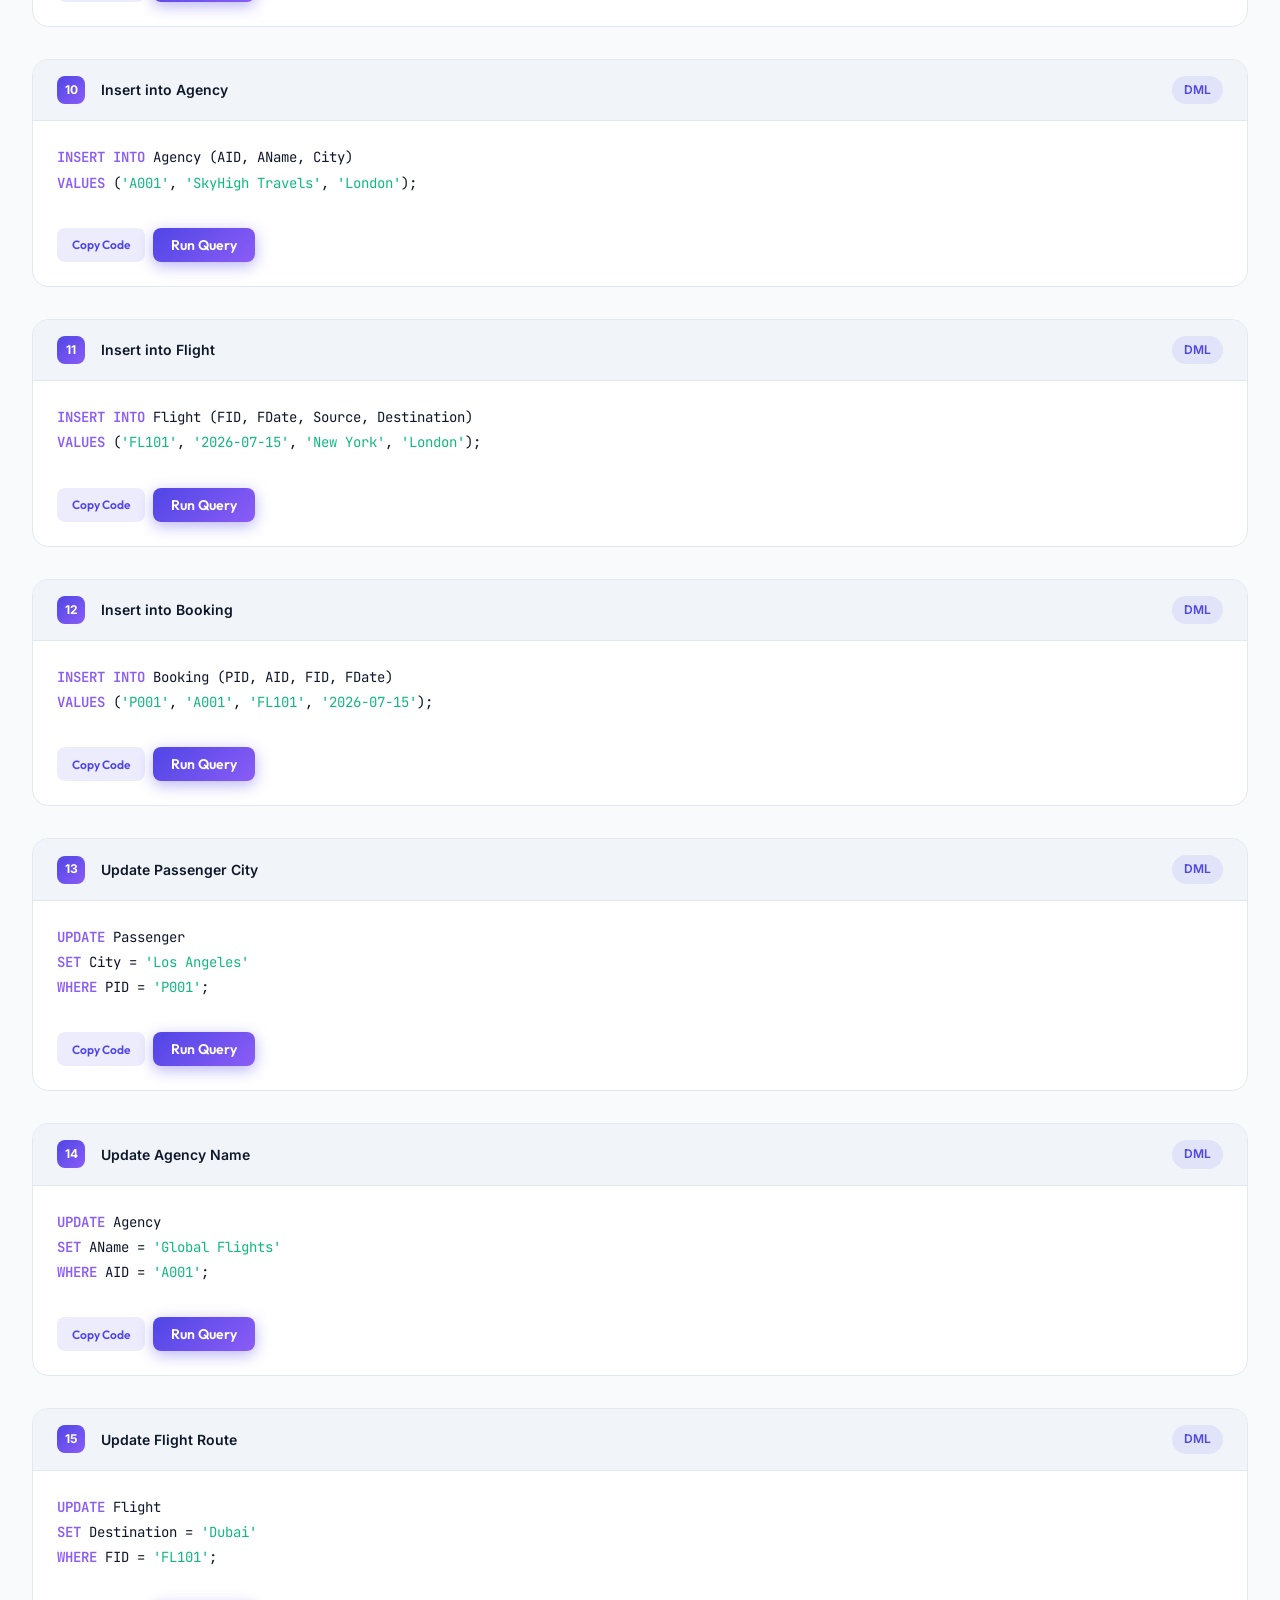
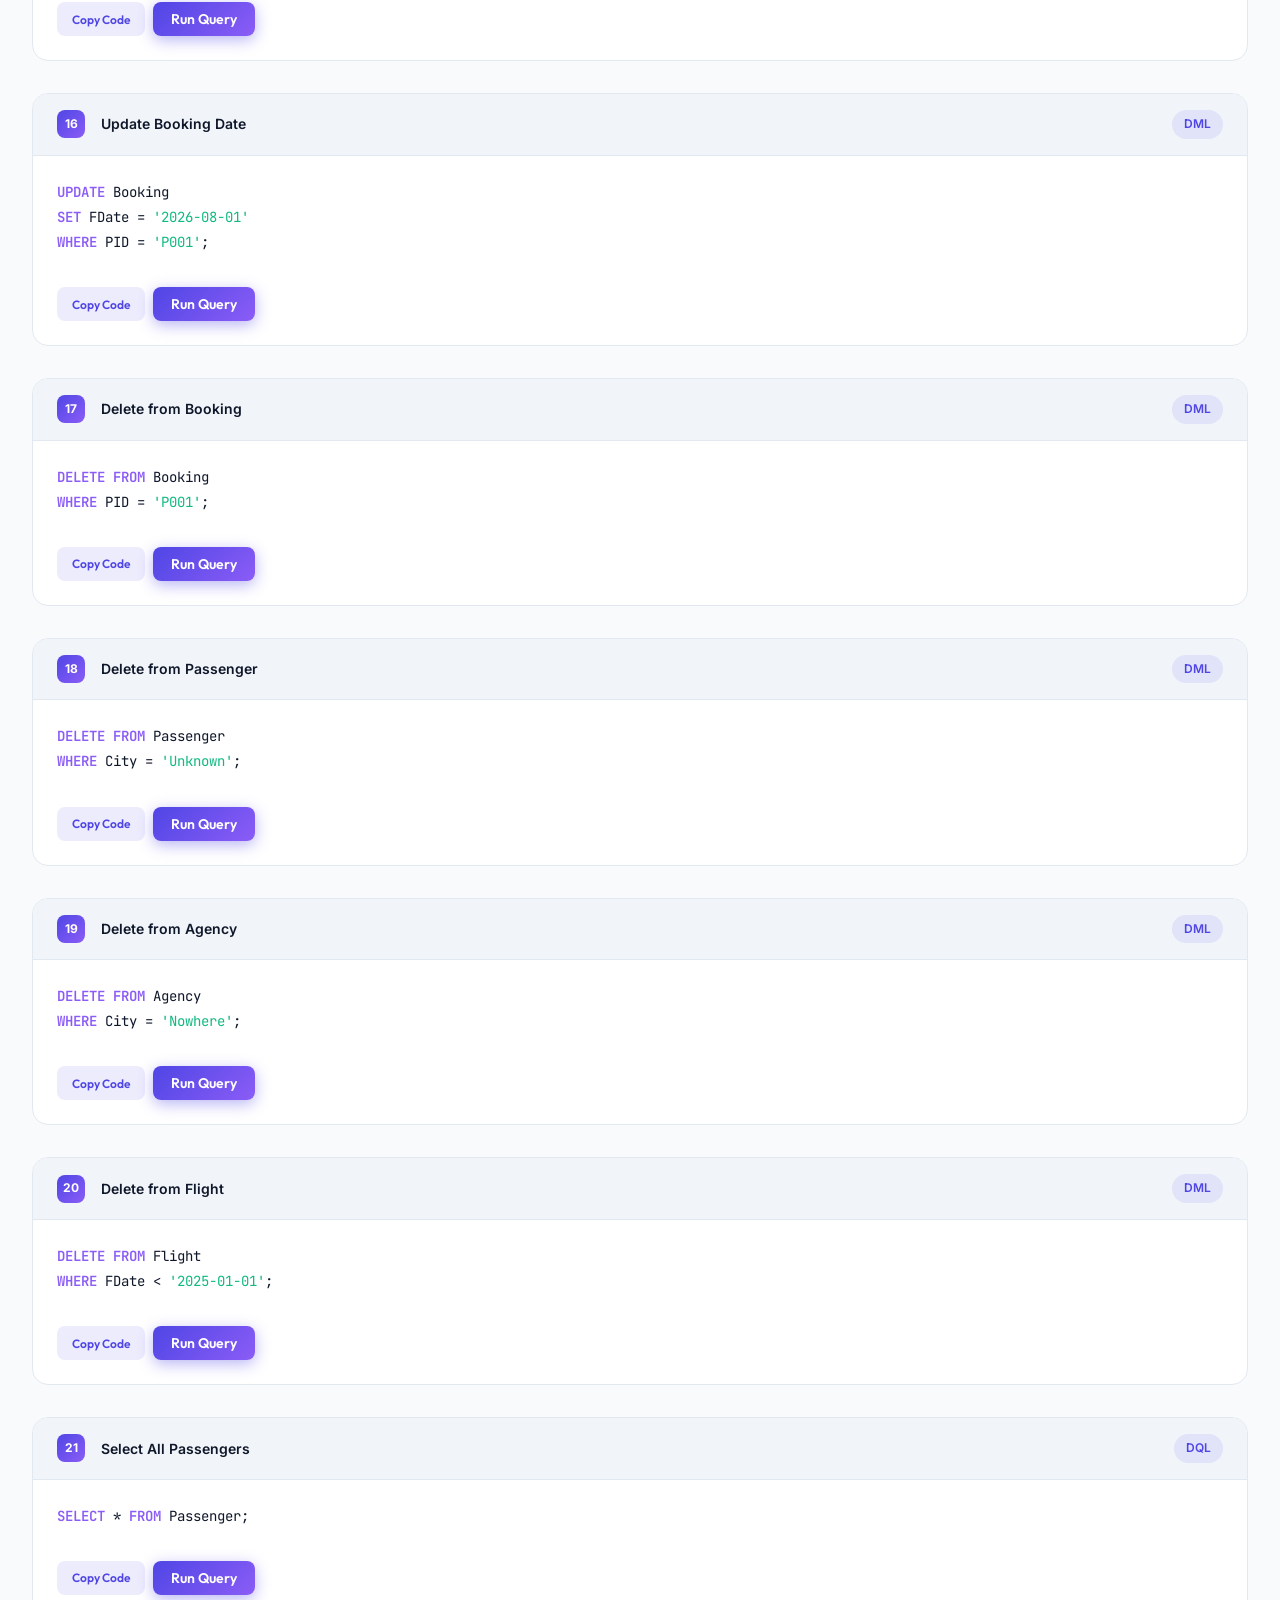
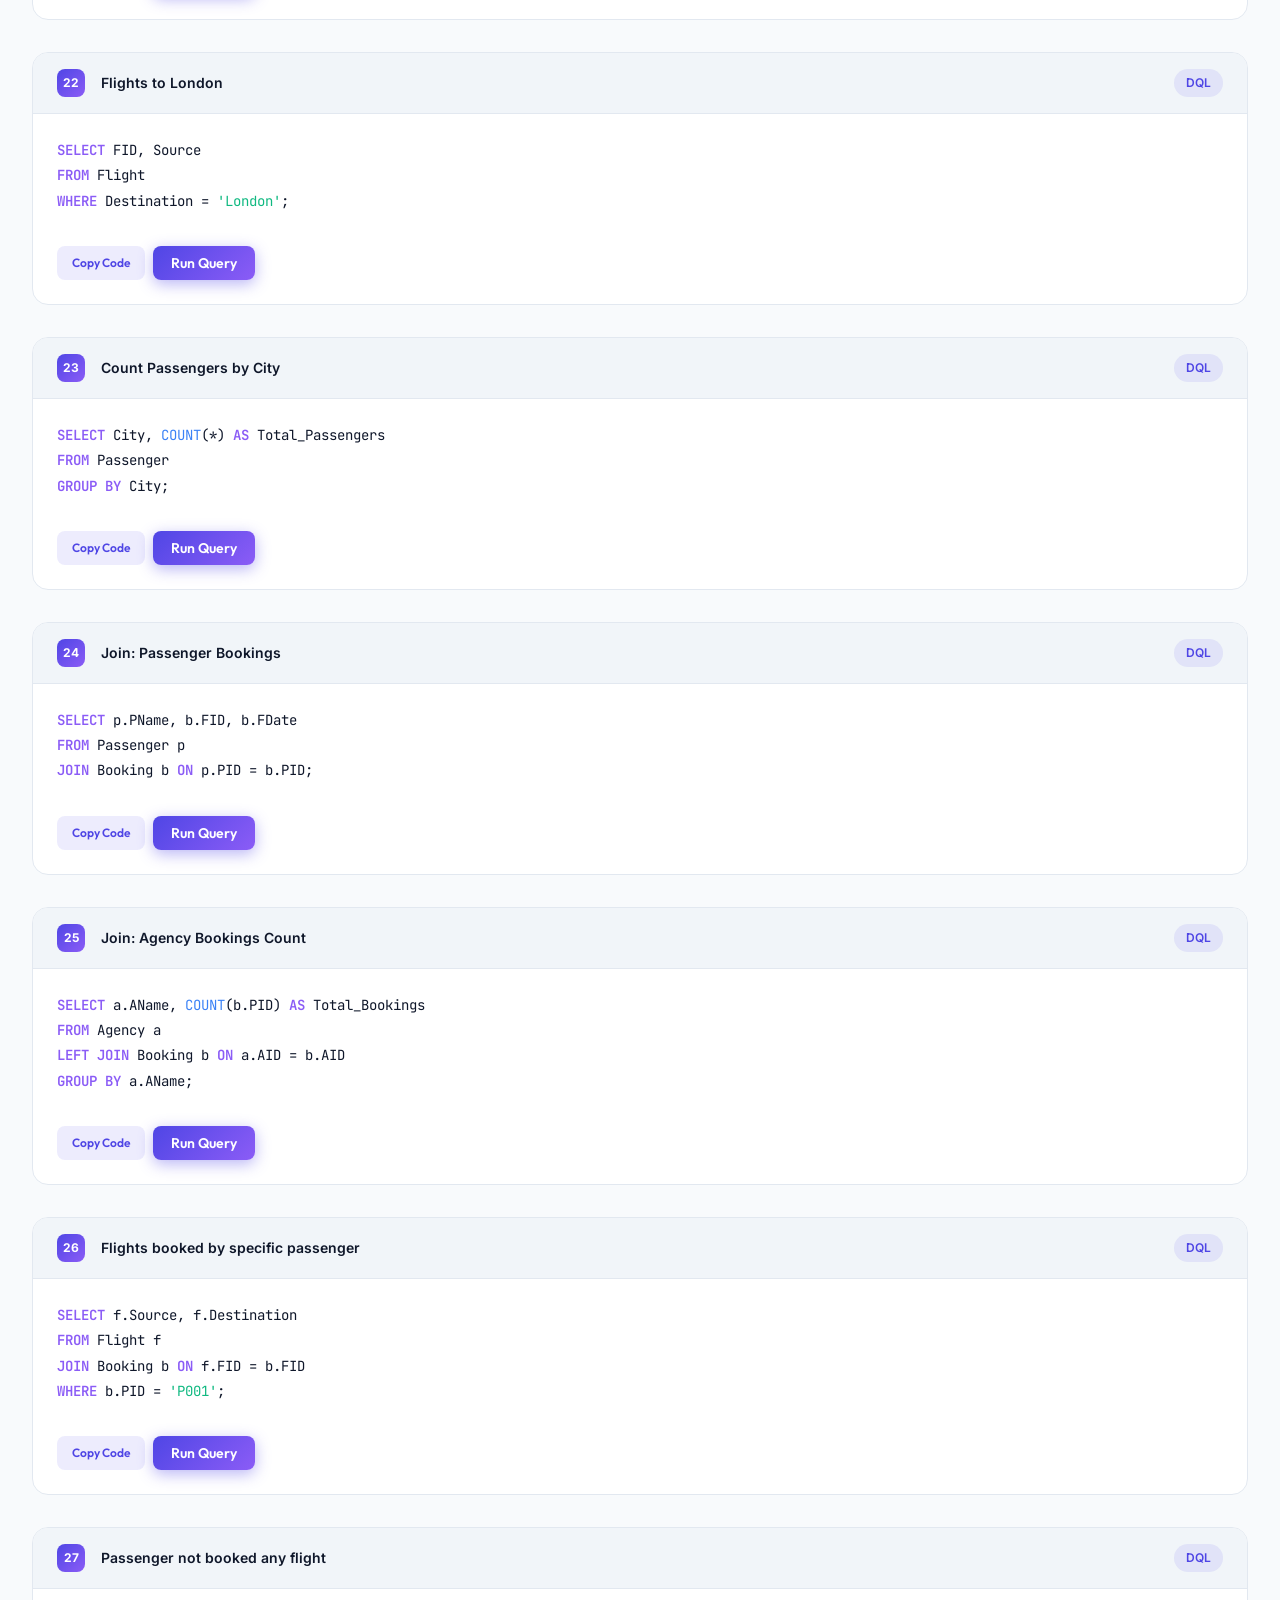
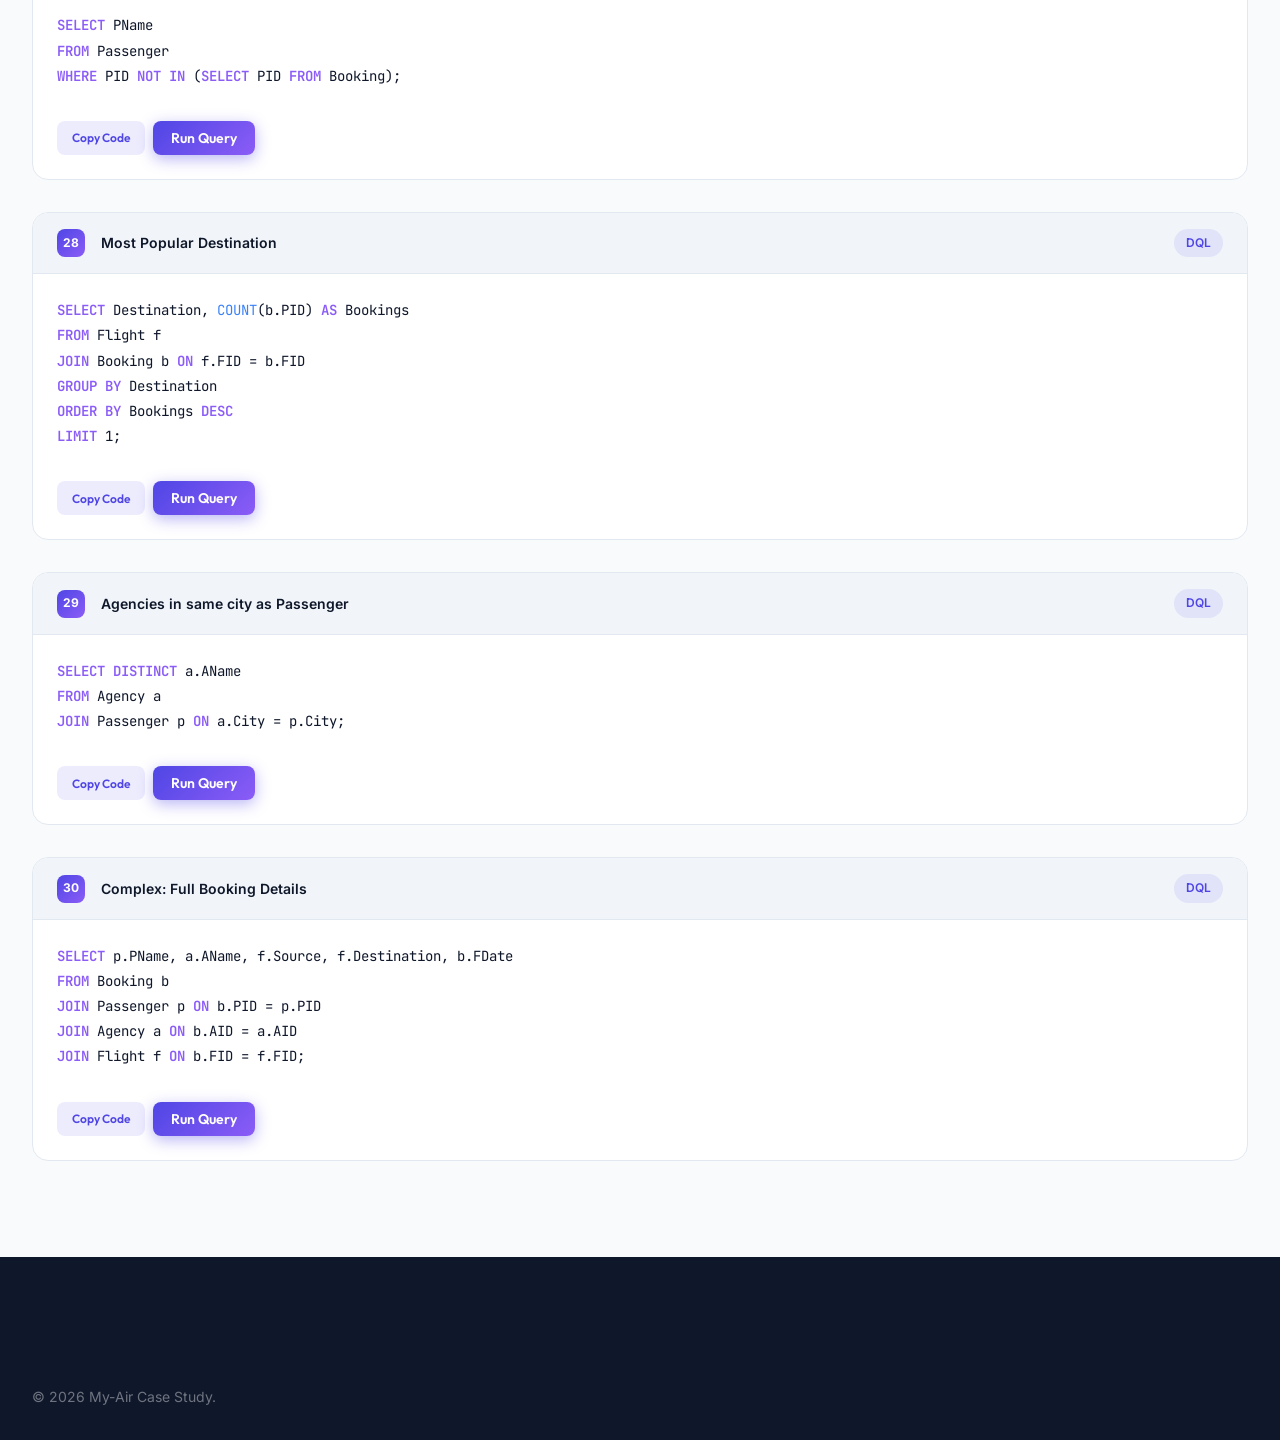
<file: pages/queries.html>
<!DOCTYPE html>
<html lang="en" data-theme="light">
<head>
  <meta charset="UTF-8">
  <meta name="viewport" content="width=device-width, initial-scale=1.0">
  <title>SQL Queries | My-Air</title>
  
  <link rel="stylesheet" href="../css/style.css">
  <link rel="stylesheet" href="../css/animation.css">
  <link rel="stylesheet" href="../css/darkmode.css">
  <link rel="icon" href="data:image/svg+xml,<svg xmlns='http://www.w3.org/2000/svg' viewBox='0 0 100 100'><text y='.9em' font-size='90'>✈️</text></svg>">
</head>
<body>

  <div class="cursor-glow"></div>
  <div id="toast-container" class="toast-container"></div>

  <!-- Navigation -->
  <nav class="navbar scrolled">
    <div class="nav-container">
      <a href="../index.html" class="nav-logo">
        <span class="nav-logo-icon">✈️</span>
        <span>MY--AIR</span>
      </a>

      <div class="nav-hamburger">
        <span></span><span></span><span></span>
      </div>

      <ul class="nav-menu">
        <li class="nav-item"><a href="../index.html" class="nav-link">Home</a></li>
        <li class="nav-item">
          <a href="#" class="nav-link">Modules <span class="arrow">▼</span></a>
          <div class="nav-dropdown">
            <a href="passenger.html" class="dropdown-link"><span class="dd-icon">👤</span> Passenger</a>
            <a href="agency.html" class="dropdown-link"><span class="dd-icon">🏢</span> Agency</a>
            <a href="flight.html" class="dropdown-link"><span class="dd-icon">✈️</span> Flight</a>
            <a href="booking.html" class="dropdown-link"><span class="dd-icon">🎟️</span> Booking</a>
          </div>
        </li>
        <li class="nav-item"><a href="queries.html" class="nav-link" style="color: var(--light)">SQL Queries</a></li>
        <li class="nav-item"><a href="contact.html" class="nav-link">Contact</a></li>
        <li class="nav-item" style="margin-left: 10px;">
          <div class="theme-toggle-wrapper">
            <div class="theme-toggle"><div class="theme-toggle-knob">☀️</div></div>
          </div>
        </li>
      </ul>
    </div>
  </nav>

  <!-- Page Header -->
  <header class="page-header" style="background: linear-gradient(135deg, #312E81 0%, #1E1B4B 100%);">
    <div class="container fade-in-up">
      <div class="breadcrumb">
        <a href="../index.html">Home</a> / <span style="color: white">SQL Queries</span>
      </div>
      <h1>SQL Case Study Queries</h1>
      <p>30 comprehensive SQL queries demonstrating table creation, constraints, joins, and aggregations.</p>
    </div>
  </header>

  <!-- Main Content -->
  <main class="section">
    <div class="container">
      
      <!-- Filter Tabs -->
      <div class="filter-tabs reveal">
        <button class="filter-tab active" data-filter="all">All Queries</button>
        <button class="filter-tab" data-filter="DDL">DDL (Create/Alter)</button>
        <button class="filter-tab" data-filter="DML">DML (Insert/Update/Delete)</button>
        <button class="filter-tab" data-filter="DQL">DQL (Select/Joins/Agg)</button>
      </div>

      <div class="grid" style="gap: var(--space-xl)" id="queries-container">
        <!-- Queries will be injected here via JS -->
      </div>

    </div>
  </main>

  <!-- Footer -->
  <footer class="footer">
    <div class="container">
      <div class="footer-bottom" style="border:none">
        <div>&copy; 2026 My-Air Case Study.</div>
      </div>
    </div>
  </footer>

  <script src="../js/theme.js"></script>
  <script src="../js/animation.js"></script>
  <script src="../js/app.js"></script>
  
  <script>
    // The 30 Queries Data
    const queries = [
      // DDL: Create Tables (1-4)
      { id: 1, type: 'DDL', title: 'Create Passenger Table', code: `<span class="sql-keyword">CREATE TABLE</span> Passenger (\n  PID <span class="sql-keyword">VARCHAR</span>(10) <span class="sql-keyword">PRIMARY KEY</span>,\n  PName <span class="sql-keyword">VARCHAR</span>(50) <span class="sql-keyword">NOT NULL</span>,\n  Gender <span class="sql-keyword">VARCHAR</span>(10),\n  City <span class="sql-keyword">VARCHAR</span>(50)\n);` },
      { id: 2, type: 'DDL', title: 'Create Agency Table', code: `<span class="sql-keyword">CREATE TABLE</span> Agency (\n  AID <span class="sql-keyword">VARCHAR</span>(10) <span class="sql-keyword">PRIMARY KEY</span>,\n  AName <span class="sql-keyword">VARCHAR</span>(50) <span class="sql-keyword">NOT NULL</span>,\n  City <span class="sql-keyword">VARCHAR</span>(50)\n);` },
      { id: 3, type: 'DDL', title: 'Create Flight Table', code: `<span class="sql-keyword">CREATE TABLE</span> Flight (\n  FID <span class="sql-keyword">VARCHAR</span>(10) <span class="sql-keyword">PRIMARY KEY</span>,\n  FDate <span class="sql-keyword">DATE</span>,\n  Time <span class="sql-keyword">TIME</span>,\n  Source <span class="sql-keyword">VARCHAR</span>(50),\n  Destination <span class="sql-keyword">VARCHAR</span>(50)\n);` },
      { id: 4, type: 'DDL', title: 'Create Booking Table', code: `<span class="sql-keyword">CREATE TABLE</span> Booking (\n  PID <span class="sql-keyword">VARCHAR</span>(10),\n  AID <span class="sql-keyword">VARCHAR</span>(10),\n  FID <span class="sql-keyword">VARCHAR</span>(10),\n  FDate <span class="sql-keyword">DATE</span>,\n  <span class="sql-keyword">PRIMARY KEY</span> (PID, AID, FID, FDate),\n  <span class="sql-keyword">FOREIGN KEY</span> (PID) <span class="sql-keyword">REFERENCES</span> Passenger(PID),\n  <span class="sql-keyword">FOREIGN KEY</span> (AID) <span class="sql-keyword">REFERENCES</span> Agency(AID),\n  <span class="sql-keyword">FOREIGN KEY</span> (FID) <span class="sql-keyword">REFERENCES</span> Flight(FID)\n);` },

      // DDL: Alter Tables (5-8)
      { id: 5, type: 'DDL', title: 'Alter Passenger (Add Email)', code: `<span class="sql-keyword">ALTER TABLE</span> Passenger <span class="sql-keyword">ADD</span> Email <span class="sql-keyword">VARCHAR</span>(100);` },
      { id: 6, type: 'DDL', title: 'Alter Agency (Modify Column)', code: `<span class="sql-keyword">ALTER TABLE</span> Agency <span class="sql-keyword">MODIFY</span> AName <span class="sql-keyword">VARCHAR</span>(100);` },
      { id: 7, type: 'DDL', title: 'Alter Flight (Drop Column)', code: `<span class="sql-keyword">ALTER TABLE</span> Flight <span class="sql-keyword">DROP COLUMN</span> Time;` },
      { id: 8, type: 'DDL', title: 'Alter Booking (Add Constraint)', code: `<span class="sql-keyword">ALTER TABLE</span> Booking <span class="sql-keyword">ADD CONSTRAINT</span> chk_date <span class="sql-keyword">CHECK</span> (FDate >= <span class="sql-string">'2026-01-01'</span>);` },

      // DML: Insert Data (9-12)
      { id: 9, type: 'DML', title: 'Insert into Passenger', code: `<span class="sql-keyword">INSERT INTO</span> Passenger (PID, PName, Gender, City) \n<span class="sql-keyword">VALUES</span> (<span class="sql-string">'P001'</span>, <span class="sql-string">'John Doe'</span>, <span class="sql-string">'Male'</span>, <span class="sql-string">'New York'</span>);` },
      { id: 10, type: 'DML', title: 'Insert into Agency', code: `<span class="sql-keyword">INSERT INTO</span> Agency (AID, AName, City) \n<span class="sql-keyword">VALUES</span> (<span class="sql-string">'A001'</span>, <span class="sql-string">'SkyHigh Travels'</span>, <span class="sql-string">'London'</span>);` },
      { id: 11, type: 'DML', title: 'Insert into Flight', code: `<span class="sql-keyword">INSERT INTO</span> Flight (FID, FDate, Source, Destination) \n<span class="sql-keyword">VALUES</span> (<span class="sql-string">'FL101'</span>, <span class="sql-string">'2026-07-15'</span>, <span class="sql-string">'New York'</span>, <span class="sql-string">'London'</span>);` },
      { id: 12, type: 'DML', title: 'Insert into Booking', code: `<span class="sql-keyword">INSERT INTO</span> Booking (PID, AID, FID, FDate) \n<span class="sql-keyword">VALUES</span> (<span class="sql-string">'P001'</span>, <span class="sql-string">'A001'</span>, <span class="sql-string">'FL101'</span>, <span class="sql-string">'2026-07-15'</span>);` },

      // DML: Update Data (13-16)
      { id: 13, type: 'DML', title: 'Update Passenger City', code: `<span class="sql-keyword">UPDATE</span> Passenger \n<span class="sql-keyword">SET</span> City = <span class="sql-string">'Los Angeles'</span> \n<span class="sql-keyword">WHERE</span> PID = <span class="sql-string">'P001'</span>;` },
      { id: 14, type: 'DML', title: 'Update Agency Name', code: `<span class="sql-keyword">UPDATE</span> Agency \n<span class="sql-keyword">SET</span> AName = <span class="sql-string">'Global Flights'</span> \n<span class="sql-keyword">WHERE</span> AID = <span class="sql-string">'A001'</span>;` },
      { id: 15, type: 'DML', title: 'Update Flight Route', code: `<span class="sql-keyword">UPDATE</span> Flight \n<span class="sql-keyword">SET</span> Destination = <span class="sql-string">'Dubai'</span> \n<span class="sql-keyword">WHERE</span> FID = <span class="sql-string">'FL101'</span>;` },
      { id: 16, type: 'DML', title: 'Update Booking Date', code: `<span class="sql-keyword">UPDATE</span> Booking \n<span class="sql-keyword">SET</span> FDate = <span class="sql-string">'2026-08-01'</span> \n<span class="sql-keyword">WHERE</span> PID = <span class="sql-string">'P001'</span>;` },

      // DML: Delete Data (17-20)
      { id: 17, type: 'DML', title: 'Delete from Booking', code: `<span class="sql-keyword">DELETE FROM</span> Booking \n<span class="sql-keyword">WHERE</span> PID = <span class="sql-string">'P001'</span>;` },
      { id: 18, type: 'DML', title: 'Delete from Passenger', code: `<span class="sql-keyword">DELETE FROM</span> Passenger \n<span class="sql-keyword">WHERE</span> City = <span class="sql-string">'Unknown'</span>;` },
      { id: 19, type: 'DML', title: 'Delete from Agency', code: `<span class="sql-keyword">DELETE FROM</span> Agency \n<span class="sql-keyword">WHERE</span> City = <span class="sql-string">'Nowhere'</span>;` },
      { id: 20, type: 'DML', title: 'Delete from Flight', code: `<span class="sql-keyword">DELETE FROM</span> Flight \n<span class="sql-keyword">WHERE</span> FDate < <span class="sql-string">'2025-01-01'</span>;` },

      // DQL: Select, Joins, Aggregation (21-30)
      { id: 21, type: 'DQL', title: 'Select All Passengers', code: `<span class="sql-keyword">SELECT</span> * <span class="sql-keyword">FROM</span> Passenger;` },
      { id: 22, type: 'DQL', title: 'Flights to London', code: `<span class="sql-keyword">SELECT</span> FID, Source \n<span class="sql-keyword">FROM</span> Flight \n<span class="sql-keyword">WHERE</span> Destination = <span class="sql-string">'London'</span>;` },
      { id: 23, type: 'DQL', title: 'Count Passengers by City', code: `<span class="sql-keyword">SELECT</span> City, <span class="sql-function">COUNT</span>(*) <span class="sql-keyword">AS</span> Total_Passengers \n<span class="sql-keyword">FROM</span> Passenger \n<span class="sql-keyword">GROUP BY</span> City;` },
      { id: 24, type: 'DQL', title: 'Join: Passenger Bookings', code: `<span class="sql-keyword">SELECT</span> p.PName, b.FID, b.FDate \n<span class="sql-keyword">FROM</span> Passenger p \n<span class="sql-keyword">JOIN</span> Booking b <span class="sql-keyword">ON</span> p.PID = b.PID;` },
      { id: 25, type: 'DQL', title: 'Join: Agency Bookings Count', code: `<span class="sql-keyword">SELECT</span> a.AName, <span class="sql-function">COUNT</span>(b.PID) <span class="sql-keyword">AS</span> Total_Bookings \n<span class="sql-keyword">FROM</span> Agency a \n<span class="sql-keyword">LEFT JOIN</span> Booking b <span class="sql-keyword">ON</span> a.AID = b.AID \n<span class="sql-keyword">GROUP BY</span> a.AName;` },
      { id: 26, type: 'DQL', title: 'Flights booked by specific passenger', code: `<span class="sql-keyword">SELECT</span> f.Source, f.Destination \n<span class="sql-keyword">FROM</span> Flight f \n<span class="sql-keyword">JOIN</span> Booking b <span class="sql-keyword">ON</span> f.FID = b.FID \n<span class="sql-keyword">WHERE</span> b.PID = <span class="sql-string">'P001'</span>;` },
      { id: 27, type: 'DQL', title: 'Passenger not booked any flight', code: `<span class="sql-keyword">SELECT</span> PName \n<span class="sql-keyword">FROM</span> Passenger \n<span class="sql-keyword">WHERE</span> PID <span class="sql-keyword">NOT IN</span> (<span class="sql-keyword">SELECT</span> PID <span class="sql-keyword">FROM</span> Booking);` },
      { id: 28, type: 'DQL', title: 'Most Popular Destination', code: `<span class="sql-keyword">SELECT</span> Destination, <span class="sql-function">COUNT</span>(b.PID) <span class="sql-keyword">AS</span> Bookings \n<span class="sql-keyword">FROM</span> Flight f \n<span class="sql-keyword">JOIN</span> Booking b <span class="sql-keyword">ON</span> f.FID = b.FID \n<span class="sql-keyword">GROUP BY</span> Destination \n<span class="sql-keyword">ORDER BY</span> Bookings <span class="sql-keyword">DESC</span> \n<span class="sql-keyword">LIMIT</span> 1;` },
      { id: 29, type: 'DQL', title: 'Agencies in same city as Passenger', code: `<span class="sql-keyword">SELECT</span> <span class="sql-keyword">DISTINCT</span> a.AName \n<span class="sql-keyword">FROM</span> Agency a \n<span class="sql-keyword">JOIN</span> Passenger p <span class="sql-keyword">ON</span> a.City = p.City;` },
      { id: 30, type: 'DQL', title: 'Complex: Full Booking Details', code: `<span class="sql-keyword">SELECT</span> p.PName, a.AName, f.Source, f.Destination, b.FDate \n<span class="sql-keyword">FROM</span> Booking b \n<span class="sql-keyword">JOIN</span> Passenger p <span class="sql-keyword">ON</span> b.PID = p.PID \n<span class="sql-keyword">JOIN</span> Agency a <span class="sql-keyword">ON</span> b.AID = a.AID \n<span class="sql-keyword">JOIN</span> Flight f <span class="sql-keyword">ON</span> b.FID = f.FID;` }
    ];

    const container = document.getElementById('queries-container');

    function renderQueries(filter = 'all') {
      container.innerHTML = '';
      
      const filtered = filter === 'all' ? queries : queries.filter(q => q.type === filter);

      filtered.forEach((q, idx) => {
        const delay = (idx % 4) + 1; // staggering 1-4
        const card = document.createElement('div');
        card.className = `query-card reveal reveal-delay-${delay}`;
        card.innerHTML = `
          <div class="query-card-header">
            <div class="query-number">${q.id}</div>
            <div class="query-title">${q.title}</div>
            <div class="query-category">${q.type}</div>
          </div>
          <div class="query-code">
            <pre>${q.code}</pre>
          </div>
          <div class="query-actions">
            <button class="btn btn-outline btn-sm copy-btn" onclick="copyCode(this, \`${q.code.replace(/<[^>]*>?/gm, '')}\`)">Copy Code</button>
            <button class="btn btn-primary btn-sm run-btn ripple" onclick="runQuery(this)">
              Run Query
              <div class="run-progress"></div>
            </button>
          </div>
        `;
        container.appendChild(card);
      });

      // Trigger scroll reveal for new elements
      setTimeout(() => {
        document.querySelectorAll('.query-card').forEach(el => {
          el.classList.add('active');
        });
      }, 50);
    }

    // Copy to clipboard
    function copyCode(btn, text) {
      navigator.clipboard.writeText(text).then(() => {
        btn.textContent = 'Copied!';
        btn.classList.add('copied');
        App.showToast('Query copied to clipboard', 'success');
        setTimeout(() => {
          btn.textContent = 'Copy Code';
          btn.classList.remove('copied');
        }, 2000);
      });
    }

    // Simulate query execution
    function runQuery(btn) {
      if (btn.classList.contains('running')) return;
      btn.classList.add('running');
      btn.textContent = 'Executing...';
      
      setTimeout(() => {
        btn.classList.remove('running');
        btn.innerHTML = 'Run Query <div class="run-progress"></div>';
        App.showToast('Query executed successfully (Simulation)', 'success');
      }, 1000);
    }

    // Filter Logic
    document.querySelectorAll('.filter-tab').forEach(tab => {
      tab.addEventListener('click', (e) => {
        // Update active class
        document.querySelectorAll('.filter-tab').forEach(t => t.classList.remove('active'));
        e.target.classList.add('active');
        
        // Render
        renderQueries(e.target.getAttribute('data-filter'));
      });
    });

    document.addEventListener('DOMContentLoaded', () => {
      renderQueries('all');
    });
  </script>
</body>
</html>
</file>
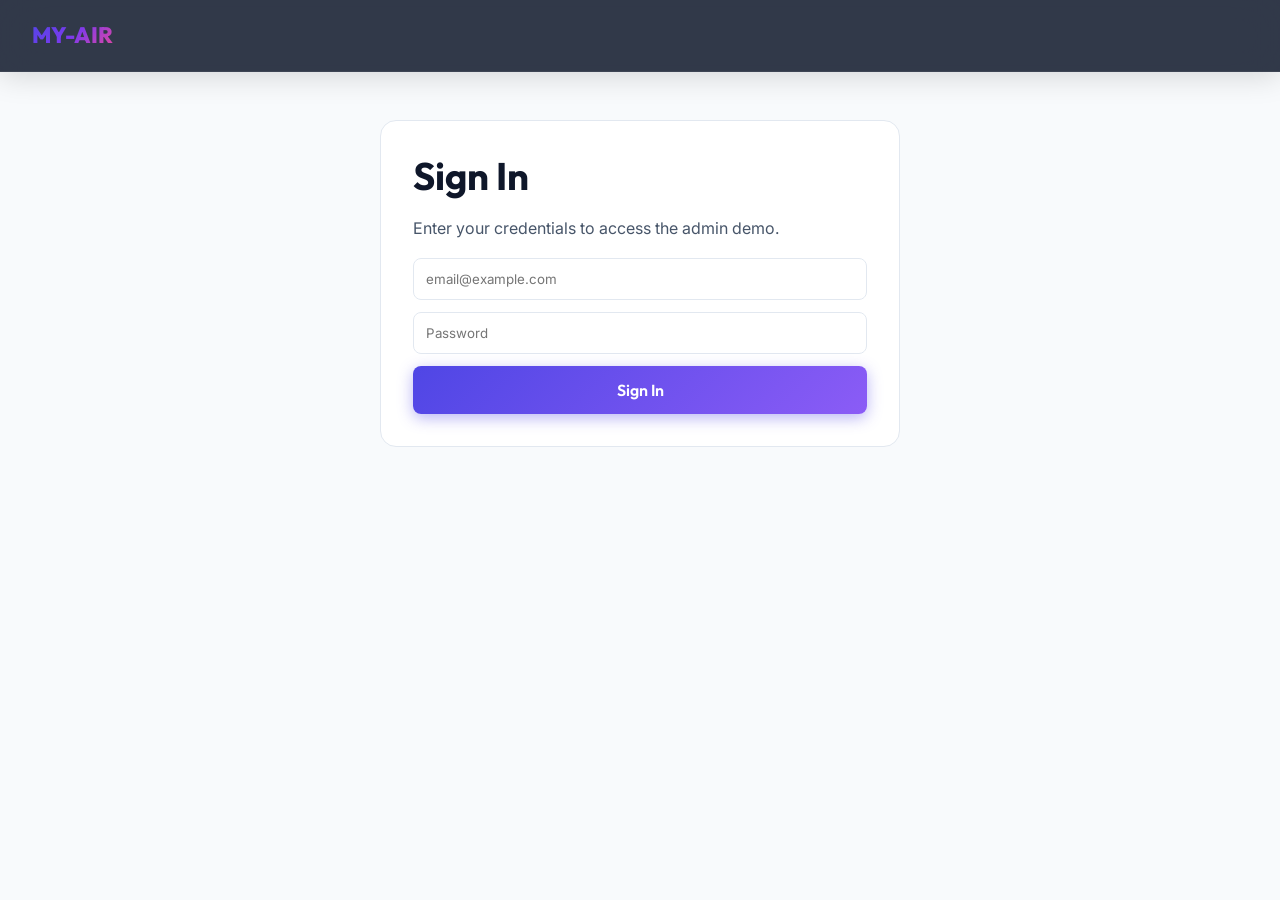
<file: pages/signin.html>
<!DOCTYPE html>
<html lang="en" data-theme="light">
<head>
  <meta charset="UTF-8">
  <meta name="viewport" content="width=device-width, initial-scale=1.0">
  <title>Sign In | My-Air</title>
  <link rel="stylesheet" href="../css/style.css">
  <link rel="stylesheet" href="../css/animation.css">
</head>
<body>

  <nav class="navbar scrolled">
    <div class="nav-container">
      <a href="../index.html" class="nav-logo"><span>MY-AIR</span></a>
    </div>
  </nav>

  <main class="section" style="padding-top: 120px;">
    <div class="container">
      <div class="glass-card" style="max-width: 520px; margin: 0 auto;">
        <h2 class="section-title">Sign In</h2>
        <p style="color: var(--text-secondary); margin-bottom: 1rem">Enter your credentials to access the admin demo.</p>
        <form onsubmit="event.preventDefault(); alert('Signed in (demo)')">
          <div style="display:flex; flex-direction:column; gap: 12px;">
            <input type="email" placeholder="email@example.com" required style="padding:12px; border:1px solid var(--border-color); border-radius:8px;">
            <input type="password" placeholder="Password" required style="padding:12px; border:1px solid var(--border-color); border-radius:8px;">
            <button type="submit" class="btn btn-primary">Sign In</button>
          </div>
        </form>
      </div>
    </div>
  </main>

</body>
</html>
</file>
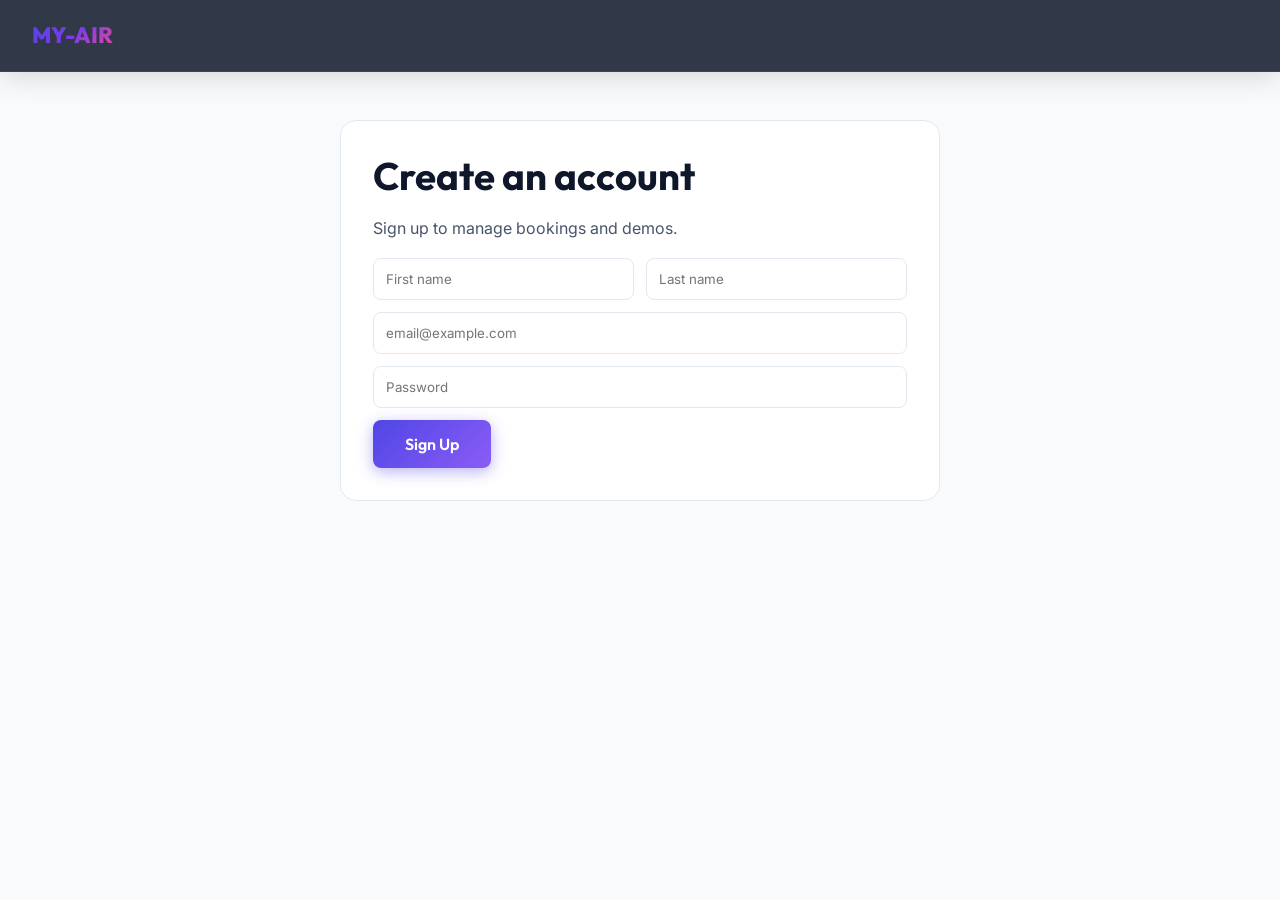
<file: pages/signup.html>
<!DOCTYPE html>
<html lang="en" data-theme="light">
<head>
  <meta charset="UTF-8">
  <meta name="viewport" content="width=device-width, initial-scale=1.0">
  <title>Sign Up | My-Air</title>
  <link rel="stylesheet" href="../css/style.css">
  <link rel="stylesheet" href="../css/animation.css">
</head>
<body>

  <nav class="navbar scrolled">
    <div class="nav-container">
      <a href="../index.html" class="nav-logo"><span>MY-AIR</span></a>
    </div>
  </nav>

  <main class="section" style="padding-top: 120px;">
    <div class="container">
      <div class="glass-card" style="max-width: 600px; margin: 0 auto;">
        <h2 class="section-title">Create an account</h2>
        <p style="color: var(--text-secondary); margin-bottom: 1rem">Sign up to manage bookings and demos.</p>
        <form onsubmit="event.preventDefault(); alert('Account created (demo)')">
          <div style="display:grid; grid-template-columns: 1fr 1fr; gap: 12px;">
            <input type="text" placeholder="First name" required style="padding:12px; border:1px solid var(--border-color); border-radius:8px;">
            <input type="text" placeholder="Last name" required style="padding:12px; border:1px solid var(--border-color); border-radius:8px;">
            <input type="email" placeholder="email@example.com" required style="padding:12px; border:1px solid var(--border-color); border-radius:8px; grid-column: 1 / -1;">
            <input type="password" placeholder="Password" required style="padding:12px; border:1px solid var(--border-color); border-radius:8px; grid-column: 1 / -1;">
          </div>
          <div style="margin-top: 12px;">
            <button type="submit" class="btn btn-primary">Sign Up</button>
          </div>
        </form>
      </div>
    </div>
  </main>

</body>
</html>
</file>
<file: css/style.css>
/* ============================================================
   FLIGHT BOOKING THROUGH AGENCY MANAGEMENT SYSTEM
   Core Stylesheet — Design System & Layout
   ============================================================ */

/* ── Google Fonts ───────────────────────────────────────────── */
@import url('https://fonts.googleapis.com/css2?family=Inter:wght@300;400;500;600;700;800;900&family=Outfit:wght@300;400;500;600;700;800;900&family=JetBrains+Mono:wght@400;500;600&display=swap');

/* ── CSS Custom Properties (Design Tokens) ─────────────────── */
:root {
  /* Primary Palette */
  --primary:        #4F46E5;
  --primary-light:  #6366F1;
  --primary-dark:   #4338CA;
  --secondary:      #6366F1;
  --accent:         #8B5CF6;
  --accent-light:   #A78BFA;

  /* Neutrals */
  --dark:           #0F172A;
  --dark-800:       #1E293B;
  --dark-700:       #334155;
  --dark-600:       #475569;
  --dark-500:       #64748B;
  --light:          #FFFFFF;
  --light-100:      #F8FAFC;
  --light-200:      #F1F5F9;
  --light-300:      #E2E8F0;
  --light-400:      #CBD5E1;

  /* Semantic Colors */
  --success:        #10B981;
  --warning:        #F59E0B;
  --danger:         #EF4444;
  --info:           #3B82F6;

  /* Gradients */
  --gradient-primary: linear-gradient(135deg, #4F46E5 0%, #8B5CF6 100%);
  --gradient-hero:    linear-gradient(135deg, #0F172A 0%, #1E293B 40%, #312E81 100%);
  --gradient-card:    linear-gradient(135deg, rgba(99,102,241,0.1) 0%, rgba(139,92,246,0.05) 100%);
  --gradient-glow:    linear-gradient(135deg, #4F46E5 0%, #7C3AED 50%, #EC4899 100%);
  --gradient-mesh:    radial-gradient(at 20% 80%, rgba(79,70,229,0.3) 0%, transparent 50%),
                      radial-gradient(at 80% 20%, rgba(139,92,246,0.2) 0%, transparent 50%),
                      radial-gradient(at 50% 50%, rgba(99,102,241,0.1) 0%, transparent 70%);

  /* Glass Effect */
  --glass-bg:         rgba(255,255,255,0.08);
  --glass-border:     rgba(255,255,255,0.12);
  --glass-shadow:     0 8px 32px rgba(0,0,0,0.12);
  --glass-blur:       blur(20px);

  /* Typography */
  --font-primary:   'Outfit', sans-serif;
  --font-body:      'Inter', sans-serif;
  --font-mono:      'JetBrains Mono', monospace;

  /* Font Sizes (clamp for fluid typography) */
  --fs-hero:   clamp(2.5rem, 5vw, 5rem);
  --fs-h1:     clamp(2rem, 4vw, 3.5rem);
  --fs-h2:     clamp(1.6rem, 3vw, 2.5rem);
  --fs-h3:     clamp(1.25rem, 2vw, 1.75rem);
  --fs-h4:     1.25rem;
  --fs-body:   1rem;
  --fs-sm:     0.875rem;
  --fs-xs:     0.75rem;

  /* Spacing */
  --space-xs:  0.25rem;
  --space-sm:  0.5rem;
  --space-md:  1rem;
  --space-lg:  1.5rem;
  --space-xl:  2rem;
  --space-2xl: 3rem;
  --space-3xl: 4rem;
  --space-4xl: 6rem;

  /* Border Radius */
  --radius-sm:   8px;
  --radius-md:   12px;
  --radius-lg:   16px;
  --radius-xl:   24px;
  --radius-full: 9999px;

  /* Shadows */
  --shadow-sm:   0 1px 3px rgba(0,0,0,0.08), 0 1px 2px rgba(0,0,0,0.06);
  --shadow-md:   0 4px 6px rgba(0,0,0,0.07), 0 2px 4px rgba(0,0,0,0.06);
  --shadow-lg:   0 10px 15px rgba(0,0,0,0.1), 0 4px 6px rgba(0,0,0,0.05);
  --shadow-xl:   0 20px 25px rgba(0,0,0,0.1), 0 8px 10px rgba(0,0,0,0.04);
  --shadow-glow: 0 0 30px rgba(79,70,229,0.3);

  /* Transitions */
  --transition-fast:   150ms cubic-bezier(0.4, 0, 0.2, 1);
  --transition-normal: 300ms cubic-bezier(0.4, 0, 0.2, 1);
  --transition-slow:   500ms cubic-bezier(0.4, 0, 0.2, 1);
  --transition-spring: 500ms cubic-bezier(0.34, 1.56, 0.64, 1);

  /* Z-index Scale */
  --z-base:     1;
  --z-dropdown: 100;
  --z-sticky:   200;
  --z-fixed:    300;
  --z-modal:    400;
  --z-toast:    500;
  --z-loading:  600;

  /* Layout */
  --container-max: 1280px;
  --nav-height:    72px;

  /* Theme-specific (Light - default) */
  --bg-primary:    #F8FAFC;
  --bg-secondary:  #FFFFFF;
  --bg-tertiary:   #F1F5F9;
  --text-primary:  #0F172A;
  --text-secondary:#475569;
  --text-tertiary: #94A3B8;
  --border-color:  #E2E8F0;
  --card-bg:       #FFFFFF;
  --input-bg:      #F8FAFC;
}

/* ── Reset & Base ──────────────────────────────────────────── */
*, *::before, *::after {
  margin: 0;
  padding: 0;
  box-sizing: border-box;
}

html {
  scroll-behavior: smooth;
  -webkit-font-smoothing: antialiased;
  -moz-osx-font-smoothing: grayscale;
  font-size: 16px;
}

body {
  font-family: var(--font-body);
  background: var(--bg-primary);
  color: var(--text-primary);
  line-height: 1.7;
  min-height: 100vh;
  overflow-x: hidden;
  transition: background var(--transition-normal), color var(--transition-normal);
}

a {
  color: inherit;
  text-decoration: none;
  transition: color var(--transition-fast);
}

img {
  max-width: 100%;
  display: block;
}

ul, ol { list-style: none; }

button {
  font-family: inherit;
  cursor: pointer;
  border: none;
  outline: none;
  background: none;
}

input, select, textarea {
  font-family: inherit;
  border: none;
  outline: none;
  background: none;
}

h1, h2, h3, h4, h5, h6 {
  font-family: var(--font-primary);
  font-weight: 700;
  line-height: 1.2;
  color: var(--text-primary);
}

/* ── Container ─────────────────────────────────────────────── */
.container {
  max-width: var(--container-max);
  margin: 0 auto;
  padding: 0 var(--space-xl);
  width: 100%;
}

/* ── Loading Screen ────────────────────────────────────────── */
.loading-screen {
  position: fixed;
  inset: 0;
  background: var(--dark);
  display: flex;
  flex-direction: column;
  align-items: center;
  justify-content: center;
  z-index: var(--z-loading);
  transition: opacity 0.6s, visibility 0.6s;
}

.loading-screen.hidden {
  opacity: 0;
  visibility: hidden;
  pointer-events: none;
}

.loader-airplane {
  font-size: 3rem;
  animation: loaderFly 2s ease-in-out infinite;
}

@keyframes loaderFly {
  0%, 100% { transform: translateX(-30px) rotate(-5deg); }
  50%      { transform: translateX(30px) rotate(5deg); }
}

.loader-text {
  color: var(--light);
  font-family: var(--font-primary);
  font-size: var(--fs-h4);
  margin-top: var(--space-lg);
  letter-spacing: 2px;
  text-transform: uppercase;
}

.loader-bar {
  width: 200px;
  height: 3px;
  background: var(--dark-700);
  border-radius: var(--radius-full);
  margin-top: var(--space-lg);
  overflow: hidden;
}

.loader-bar-fill {
  width: 0%;
  height: 100%;
  background: var(--gradient-primary);
  border-radius: var(--radius-full);
  animation: loaderProgress 2s ease-in-out forwards;
}

@keyframes loaderProgress {
  to { width: 100%; }
}

/* ── Navigation ────────────────────────────────────────────── */
.navbar {
  position: fixed;
  top: 0;
  left: 0;
  right: 0;
  height: var(--nav-height);
  z-index: var(--z-sticky);
  transition: all var(--transition-normal);
  display: flex;
  align-items: center;
}

.navbar.scrolled {
  background: rgba(15, 23, 42, 0.85);
  backdrop-filter: blur(20px);
  -webkit-backdrop-filter: blur(20px);
  border-bottom: 1px solid rgba(255,255,255,0.06);
  box-shadow: 0 4px 30px rgba(0,0,0,0.15);
}

.nav-container {
  max-width: var(--container-max);
  margin: 0 auto;
  padding: 0 var(--space-xl);
  width: 100%;
  display: flex;
  gap: 20px;
  align-items: center;
  justify-content: space-between;
}

.nav-logo {
  display: flex;
  align-items: center;
  gap: var(--space-sm);
  font-family: var(--font-primary);
  font-weight: 800;
  font-size: 1.4rem;
  color: var(--light);
  text-decoration: none;
  z-index: var(--z-fixed);
}

/* Slight left offset for project-specific navbar variant */
.csit-navbar .nav-logo {
  margin-left: -8px;
  transition: transform var(--transition-fast);
  gap: 4px;
}

.nav-auth {
  display: flex;
  align-items: center;
  gap: 10px;
}

.nav-auth .auth-link {
  color: rgba(255,255,255,0.85);
  padding: 6px 10px;
  border-radius: 8px;
  font-weight: 600;
  transition: background var(--transition-fast), color var(--transition-fast), transform var(--transition-fast);
}
.nav-auth .auth-link:hover {
  background: rgba(255,255,255,0.06);
  color: var(--light);
  transform: translateY(-2px);
}

.nav-auth .btn-sm {
  padding: 6px 14px;
}

.nav-logo-icon {
  font-size: 1.6rem;
  filter: drop-shadow(0 0 8px rgba(79,70,229,0.5));
}

.nav-logo span {
  background: var(--gradient-glow);
  -webkit-background-clip: text;
  -webkit-text-fill-color: transparent;
  background-clip: text;
}

.nav-menu {
  display: flex;
  align-items: center;
  gap: var(--space-xs);
}

.nav-item {
  position: relative;
}

.nav-link {
  display: flex;
  align-items: center;
  gap: 6px;
  padding: 8px 16px;
  color: rgba(255,255,255,0.8);
  font-size: var(--fs-sm);
  font-weight: 500;
  border-radius: var(--radius-sm);
  transition: all var(--transition-fast);
  white-space: nowrap;
  text-decoration: none;
}

.nav-link:hover {
  color: var(--light);
  background: rgba(255,255,255,0.08);
}

.nav-link .arrow {
  font-size: 10px;
  transition: transform var(--transition-fast);
}

.nav-item:hover .arrow {
  transform: rotate(180deg);
}

/* Dropdown Menus */
.nav-dropdown {
  position: absolute;
  top: calc(100% + 8px);
  left: 0;
  min-width: 220px;
  background: rgba(15, 23, 42, 0.95);
  backdrop-filter: blur(20px);
  -webkit-backdrop-filter: blur(20px);
  border: 1px solid rgba(255,255,255,0.08);
  border-radius: var(--radius-md);
  padding: var(--space-sm);
  opacity: 0;
  visibility: hidden;
  transform: translateY(10px);
  transition: all var(--transition-fast);
  box-shadow: 0 20px 60px rgba(0,0,0,0.4);
}

.nav-item:hover .nav-dropdown {
  opacity: 1;
  visibility: visible;
  transform: translateY(0);
}

.dropdown-link {
  display: flex;
  align-items: center;
  gap: var(--space-sm);
  padding: 10px 14px;
  color: rgba(255,255,255,0.7);
  font-size: var(--fs-sm);
  border-radius: var(--radius-sm);
  transition: all var(--transition-fast);
  text-decoration: none;
}

.dropdown-link:hover {
  background: rgba(79,70,229,0.15);
  color: var(--accent-light);
  transform: translateX(4px);
}

.dropdown-link .dd-icon {
  font-size: 1.1rem;
  width: 28px;
  text-align: center;
}

/* Hamburger */
.nav-hamburger {
  display: none;
  flex-direction: column;
  gap: 5px;
  cursor: pointer;
  z-index: var(--z-fixed);
  padding: 4px;
}

.nav-hamburger span {
  display: block;
  width: 24px;
  height: 2px;
  background: var(--light);
  border-radius: 2px;
  transition: all var(--transition-fast);
}

.nav-hamburger.active span:nth-child(1) {
  transform: rotate(45deg) translate(5px, 5px);
}

.nav-hamburger.active span:nth-child(2) {
  opacity: 0;
}

.nav-hamburger.active span:nth-child(3) {
  transform: rotate(-45deg) translate(5px, -5px);
}

/* ── Hero Section ──────────────────────────────────────────── */
.hero {
  position: relative;
  min-height: 100vh;
  display: flex;
  align-items: center;
  background: var(--gradient-hero);
  overflow: hidden;
}

.hero-bg-mesh {
  position: absolute;
  inset: 0;
  background: var(--gradient-mesh);
  z-index: 0;
}

.hero-particles {
  position: absolute;
  inset: 0;
  z-index: 1;
  overflow: hidden;
}

.particle {
  position: absolute;
  width: 4px;
  height: 4px;
  background: rgba(139, 92, 246, 0.4);
  border-radius: 50%;
  animation: particleFloat linear infinite;
}

@keyframes particleFloat {
  0%   { transform: translateY(100vh) scale(0); opacity: 0; }
  10%  { opacity: 1; }
  90%  { opacity: 1; }
  100% { transform: translateY(-10vh) scale(1); opacity: 0; }
}

.hero-clouds {
  position: absolute;
  inset: 0;
  z-index: 2;
  pointer-events: none;
}

.cloud {
  position: absolute;
  font-size: 4rem;
  opacity: 0.08;
  animation: cloudDrift linear infinite;
}

@keyframes cloudDrift {
  from { transform: translateX(-200px); }
  to   { transform: translateX(calc(100vw + 200px)); }
}

.hero-airplane {
  position: absolute;
  font-size: 3.5rem;
  z-index: 3;
  filter: drop-shadow(0 0 20px rgba(79,70,229,0.4));
  animation: airplaneFly 12s ease-in-out infinite;
}

@keyframes airplaneFly {
  0%   { top: 30%; left: -10%; transform: rotate(-5deg); }
  25%  { top: 20%; left: 25%;  transform: rotate(2deg);  }
  50%  { top: 35%; left: 55%;  transform: rotate(-3deg); }
  75%  { top: 25%; left: 80%;  transform: rotate(4deg);  }
  100% { top: 30%; left: 110%; transform: rotate(-5deg); }
}

.hero-content {
  position: relative;
  z-index: 5;
  max-width: var(--container-max);
  margin: 0 auto;
  padding: calc(var(--nav-height) + var(--space-3xl)) var(--space-xl) var(--space-3xl);
  width: 100%;
}

.hero-badge {
  display: inline-flex;
  align-items: center;
  gap: var(--space-sm);
  padding: 8px 20px;
  background: rgba(79, 70, 229, 0.15);
  border: 1px solid rgba(79, 70, 229, 0.3);
  border-radius: var(--radius-full);
  color: var(--accent-light);
  font-size: var(--fs-sm);
  font-weight: 500;
  margin-bottom: var(--space-xl);
  backdrop-filter: blur(10px);
}

.hero-badge .pulse-dot {
  width: 8px;
  height: 8px;
  background: var(--success);
  border-radius: 50%;
  animation: pulse 2s infinite;
}

@keyframes pulse {
  0%, 100% { opacity: 1; transform: scale(1); }
  50%      { opacity: 0.5; transform: scale(1.5); }
}

.hero-title {
  font-family: var(--font-primary);
  font-size: var(--fs-hero);
  font-weight: 900;
  color: var(--light);
  line-height: 1.1;
  margin-bottom: var(--space-lg);
  max-width: 800px;
}

.hero-title .gradient-text {
  background: var(--gradient-glow);
  -webkit-background-clip: text;
  -webkit-text-fill-color: transparent;
  background-clip: text;
}

.hero-subtitle {
  font-size: 1.15rem;
  color: rgba(255,255,255,0.6);
  max-width: 600px;
  margin-bottom: var(--space-2xl);
  line-height: 1.8;
}

/* Hero Search Form */
.hero-search {
  background: rgba(255,255,255,0.06);
  backdrop-filter: blur(20px);
  -webkit-backdrop-filter: blur(20px);
  border: 1px solid rgba(255,255,255,0.1);
  border-radius: var(--radius-xl);
  padding: var(--space-xl);
  max-width: 900px;
  box-shadow: 0 20px 60px rgba(0,0,0,0.3);
}

.search-row {
  display: grid;
  grid-template-columns: repeat(auto-fit, minmax(160px, 1fr));
  gap: var(--space-md);
  margin-bottom: var(--space-lg);
}

.search-field {
  display: flex;
  flex-direction: column;
  gap: 6px;
}

.search-field label {
  font-size: var(--fs-xs);
  color: rgba(255,255,255,0.5);
  text-transform: uppercase;
  letter-spacing: 1px;
  font-weight: 600;
}

.search-field input,
.search-field select {
  padding: 12px 16px;
  background: rgba(255,255,255,0.08);
  border: 1px solid rgba(255,255,255,0.1);
  border-radius: var(--radius-sm);
  color: var(--light);
  font-size: var(--fs-sm);
  transition: all var(--transition-fast);
}

.search-field input::placeholder {
  color: rgba(255,255,255,0.3);
}

.search-field input:focus,
.search-field select:focus {
  border-color: var(--primary);
  box-shadow: 0 0 0 3px rgba(79,70,229,0.2);
  background: rgba(255,255,255,0.12);
}

.search-field select option {
  background: var(--dark);
  color: var(--light);
}

/* ── Buttons ───────────────────────────────────────────────── */
.btn {
  display: inline-flex;
  align-items: center;
  justify-content: center;
  gap: var(--space-sm);
  padding: 14px 32px;
  font-family: var(--font-primary);
  font-weight: 600;
  font-size: var(--fs-body);
  border-radius: var(--radius-sm);
  transition: all var(--transition-normal);
  cursor: pointer;
  position: relative;
  overflow: hidden;
  text-decoration: none;
  border: none;
}

.btn::before {
  content: '';
  position: absolute;
  inset: 0;
  background: linear-gradient(135deg, rgba(255,255,255,0.2) 0%, transparent 50%);
  opacity: 0;
  transition: opacity var(--transition-fast);
}

.btn:hover::before {
  opacity: 1;
}

.btn-primary {
  background: var(--gradient-primary);
  color: var(--light);
  box-shadow: 0 4px 15px rgba(79,70,229,0.4);
}

.btn-primary:hover {
  transform: translateY(-2px);
  box-shadow: 0 8px 25px rgba(79,70,229,0.5);
}

.btn-secondary {
  background: rgba(255,255,255,0.08);
  color: var(--light);
  border: 1px solid rgba(255,255,255,0.15);
}

.btn-secondary:hover {
  background: rgba(255,255,255,0.12);
  border-color: rgba(255,255,255,0.25);
  transform: translateY(-2px);
}

.btn-outline {
  background: transparent;
  color: var(--primary);
  border: 2px solid var(--primary);
}

.btn-outline:hover {
  background: var(--primary);
  color: var(--light);
  transform: translateY(-2px);
}

.btn-danger {
  background: linear-gradient(135deg, #EF4444 0%, #DC2626 100%);
  color: var(--light);
}

.btn-danger:hover {
  transform: translateY(-2px);
  box-shadow: 0 8px 25px rgba(239,68,68,0.4);
}

.btn-success {
  background: linear-gradient(135deg, #10B981 0%, #059669 100%);
  color: var(--light);
}

.btn-success:hover {
  transform: translateY(-2px);
  box-shadow: 0 8px 25px rgba(16,185,129,0.4);
}

.btn-sm {
  padding: 8px 18px;
  font-size: var(--fs-sm);
}

.btn-lg {
  padding: 18px 40px;
  font-size: 1.1rem;
}

.btn-full {
  width: 100%;
}

.btn-icon {
  width: 40px;
  height: 40px;
  padding: 0;
  border-radius: var(--radius-sm);
}

/* ── Section Styles ────────────────────────────────────────── */
.section {
  padding: var(--space-4xl) 0;
  position: relative;
}

.section-header {
  text-align: center;
  margin-bottom: var(--space-3xl);
}

.section-badge {
  display: inline-flex;
  align-items: center;
  gap: var(--space-sm);
  padding: 6px 18px;
  background: rgba(79,70,229,0.1);
  border: 1px solid rgba(79,70,229,0.2);
  border-radius: var(--radius-full);
  color: var(--primary);
  font-size: var(--fs-xs);
  font-weight: 600;
  text-transform: uppercase;
  letter-spacing: 1px;
  margin-bottom: var(--space-md);
}

.section-title {
  font-size: var(--fs-h2);
  margin-bottom: var(--space-md);
  color: var(--text-primary);
}

.section-subtitle {
  font-size: 1.05rem;
  color: var(--text-secondary);
  max-width: 600px;
  margin: 0 auto;
}

/* ── Glass Cards ───────────────────────────────────────────── */
.glass-card {
  background: var(--card-bg);
  border: 1px solid var(--border-color);
  border-radius: var(--radius-lg);
  padding: var(--space-xl);
  transition: all var(--transition-normal);
  position: relative;
  overflow: hidden;
}

.glass-card::before {
  content: '';
  position: absolute;
  top: 0;
  left: 0;
  right: 0;
  height: 3px;
  background: var(--gradient-primary);
  opacity: 0;
  transition: opacity var(--transition-normal);
}

.glass-card:hover {
  transform: translateY(-8px);
  box-shadow: var(--shadow-xl);
  border-color: rgba(79,70,229,0.3);
}

.glass-card:hover::before {
  opacity: 1;
}

.card-icon {
  width: 56px;
  height: 56px;
  display: flex;
  align-items: center;
  justify-content: center;
  border-radius: var(--radius-md);
  background: var(--gradient-card);
  font-size: 1.5rem;
  margin-bottom: var(--space-lg);
  transition: transform var(--transition-spring);
}

.glass-card:hover .card-icon {
  transform: scale(1.1) rotate(5deg);
}

.card-title {
  font-size: var(--fs-h4);
  margin-bottom: var(--space-sm);
  font-weight: 700;
}

.card-text {
  color: var(--text-secondary);
  font-size: var(--fs-sm);
  line-height: 1.6;
}

.card-grid {
  display: grid;
  grid-template-columns: repeat(auto-fit, minmax(280px, 1fr));
  gap: var(--space-xl);
}

/* ── Stats Section ─────────────────────────────────────────── */
.stats-grid {
  display: grid;
  grid-template-columns: repeat(auto-fit, minmax(200px, 1fr));
  gap: var(--space-xl);
}

.stat-card {
  text-align: center;
  padding: var(--space-2xl) var(--space-xl);
  background: var(--card-bg);
  border: 1px solid var(--border-color);
  border-radius: var(--radius-lg);
  transition: all var(--transition-normal);
}

.stat-card:hover {
  transform: translateY(-4px);
  box-shadow: var(--shadow-lg);
}

.stat-icon {
  font-size: 2.5rem;
  margin-bottom: var(--space-md);
}

.stat-number {
  font-family: var(--font-primary);
  font-size: var(--fs-h1);
  font-weight: 900;
  background: var(--gradient-primary);
  -webkit-background-clip: text;
  -webkit-text-fill-color: transparent;
  background-clip: text;
}

.stat-label {
  color: var(--text-secondary);
  font-size: var(--fs-sm);
  margin-top: var(--space-xs);
  font-weight: 500;
}

/* ── Data Tables ───────────────────────────────────────────── */
.table-container {
  background: var(--card-bg);
  border: 1px solid var(--border-color);
  border-radius: var(--radius-lg);
  overflow: hidden;
}

.table-header {
  display: flex;
  align-items: center;
  justify-content: space-between;
  flex-wrap: wrap;
  gap: var(--space-md);
  padding: var(--space-lg) var(--space-xl);
  border-bottom: 1px solid var(--border-color);
}

.table-search {
  display: flex;
  align-items: center;
  gap: var(--space-sm);
  padding: 10px 16px;
  background: var(--input-bg);
  border: 1px solid var(--border-color);
  border-radius: var(--radius-sm);
  min-width: 280px;
}

.table-search input {
  flex: 1;
  font-size: var(--fs-sm);
  color: var(--text-primary);
  background: transparent;
}

.table-search input::placeholder {
  color: var(--text-tertiary);
}

.data-table {
  width: 100%;
  border-collapse: collapse;
}

.data-table thead {
  background: var(--bg-tertiary);
}

.data-table th {
  padding: 14px 20px;
  text-align: left;
  font-size: var(--fs-sm);
  font-weight: 600;
  color: var(--text-secondary);
  text-transform: uppercase;
  letter-spacing: 0.5px;
  cursor: pointer;
  user-select: none;
  transition: color var(--transition-fast);
  white-space: nowrap;
}

.data-table th:hover {
  color: var(--primary);
}

.data-table th .sort-icon {
  margin-left: 6px;
  font-size: 10px;
}

.data-table td {
  padding: 14px 20px;
  font-size: var(--fs-sm);
  border-bottom: 1px solid var(--border-color);
  color: var(--text-primary);
}

.data-table tbody tr {
  transition: background var(--transition-fast);
}

.data-table tbody tr:hover {
  background: rgba(79,70,229,0.04);
}

.data-table tbody tr:last-child td {
  border-bottom: none;
}

.table-actions {
  display: flex;
  gap: var(--space-sm);
}

.table-actions .btn-icon {
  width: 34px;
  height: 34px;
  font-size: var(--fs-sm);
  border-radius: var(--radius-sm);
  transition: all var(--transition-fast);
}

.action-edit {
  color: var(--info);
  background: rgba(59,130,246,0.1);
}

.action-edit:hover {
  background: var(--info);
  color: var(--light);
}

.action-delete {
  color: var(--danger);
  background: rgba(239,68,68,0.1);
}

.action-delete:hover {
  background: var(--danger);
  color: var(--light);
}

.table-pagination {
  display: flex;
  align-items: center;
  justify-content: space-between;
  padding: var(--space-md) var(--space-xl);
  border-top: 1px solid var(--border-color);
}

.pagination-info {
  font-size: var(--fs-sm);
  color: var(--text-secondary);
}

.pagination-btns {
  display: flex;
  gap: var(--space-xs);
}

.pagination-btn {
  width: 36px;
  height: 36px;
  display: flex;
  align-items: center;
  justify-content: center;
  border-radius: var(--radius-sm);
  font-size: var(--fs-sm);
  font-weight: 500;
  color: var(--text-secondary);
  background: var(--bg-tertiary);
  transition: all var(--transition-fast);
  border: 1px solid var(--border-color);
}

.pagination-btn:hover,
.pagination-btn.active {
  background: var(--primary);
  color: var(--light);
  border-color: var(--primary);
}

/* ── Forms ─────────────────────────────────────────────────── */
.form-group {
  margin-bottom: var(--space-lg);
}

.form-label {
  display: block;
  font-size: var(--fs-sm);
  font-weight: 600;
  color: var(--text-primary);
  margin-bottom: 6px;
}

.form-input,
.form-select {
  width: 100%;
  padding: 12px 16px;
  background: var(--input-bg);
  border: 1px solid var(--border-color);
  border-radius: var(--radius-sm);
  font-size: var(--fs-body);
  color: var(--text-primary);
  transition: all var(--transition-fast);
}

.form-input::placeholder {
  color: var(--text-tertiary);
}

.form-input:focus,
.form-select:focus {
  border-color: var(--primary);
  box-shadow: 0 0 0 3px rgba(79,70,229,0.15);
  background: var(--bg-secondary);
}

.form-select {
  cursor: pointer;
  appearance: none;
  background-image: url("data:image/svg+xml,%3Csvg xmlns='http://www.w3.org/2000/svg' width='12' height='12' fill='%2364748B' viewBox='0 0 16 16'%3E%3Cpath d='M8 11L3 6h10l-5 5z'/%3E%3C/svg%3E");
  background-repeat: no-repeat;
  background-position: right 14px center;
  padding-right: 40px;
}

.form-grid {
  display: grid;
  grid-template-columns: repeat(auto-fit, minmax(250px, 1fr));
  gap: var(--space-lg);
}

.form-actions {
  display: flex;
  gap: var(--space-md);
  margin-top: var(--space-xl);
}

/* ── Modal ─────────────────────────────────────────────────── */
.modal-overlay {
  position: fixed;
  inset: 0;
  background: rgba(0,0,0,0.6);
  backdrop-filter: blur(8px);
  z-index: var(--z-modal);
  display: flex;
  align-items: center;
  justify-content: center;
  padding: var(--space-xl);
  opacity: 0;
  visibility: hidden;
  transition: all var(--transition-normal);
}

.modal-overlay.active {
  opacity: 1;
  visibility: visible;
}

.modal {
  background: var(--card-bg);
  border: 1px solid var(--border-color);
  border-radius: var(--radius-lg);
  width: 100%;
  max-width: 560px;
  max-height: 90vh;
  overflow-y: auto;
  transform: translateY(20px) scale(0.95);
  transition: transform var(--transition-normal);
}

.modal-overlay.active .modal {
  transform: translateY(0) scale(1);
}

.modal-header {
  display: flex;
  align-items: center;
  justify-content: space-between;
  padding: var(--space-xl);
  border-bottom: 1px solid var(--border-color);
}

.modal-title {
  font-size: var(--fs-h4);
  font-weight: 700;
}

.modal-close {
  width: 36px;
  height: 36px;
  display: flex;
  align-items: center;
  justify-content: center;
  border-radius: var(--radius-sm);
  font-size: 1.2rem;
  color: var(--text-secondary);
  transition: all var(--transition-fast);
}

.modal-close:hover {
  background: rgba(239,68,68,0.1);
  color: var(--danger);
}

.modal-body {
  padding: var(--space-xl);
}

.modal-footer {
  display: flex;
  justify-content: flex-end;
  gap: var(--space-md);
  padding: var(--space-lg) var(--space-xl);
  border-top: 1px solid var(--border-color);
}

/* ── SQL Query Cards ───────────────────────────────────────── */
.query-card {
  background: var(--card-bg);
  border: 1px solid var(--border-color);
  border-radius: var(--radius-lg);
  overflow: hidden;
  transition: all var(--transition-normal);
}

.query-card:hover {
  box-shadow: var(--shadow-lg);
  border-color: rgba(79,70,229,0.3);
}

.query-card-header {
  display: flex;
  align-items: center;
  justify-content: space-between;
  padding: var(--space-md) var(--space-lg);
  background: var(--bg-tertiary);
  border-bottom: 1px solid var(--border-color);
}

.query-number {
  display: flex;
  align-items: center;
  justify-content: center;
  width: 28px;
  height: 28px;
  background: var(--gradient-primary);
  color: var(--light);
  border-radius: var(--radius-sm);
  font-size: var(--fs-xs);
  font-weight: 700;
}

.query-title {
  font-size: var(--fs-sm);
  font-weight: 600;
  flex: 1;
  margin-left: var(--space-md);
}

.query-category {
  padding: 4px 12px;
  background: rgba(79,70,229,0.1);
  color: var(--primary);
  border-radius: var(--radius-full);
  font-size: var(--fs-xs);
  font-weight: 600;
}

.query-code {
  position: relative;
  padding: var(--space-lg);
}

.query-code pre {
  font-family: var(--font-mono);
  font-size: var(--fs-sm);
  line-height: 1.8;
  color: var(--text-primary);
  overflow-x: auto;
  white-space: pre-wrap;
  word-break: break-word;
}

/* Syntax Highlighting */
.sql-keyword {
  color: #8B5CF6;
  font-weight: 600;
}

.sql-function {
  color: #3B82F6;
}

.sql-string {
  color: #10B981;
}

.sql-number {
  color: #F59E0B;
}

.sql-comment {
  color: var(--text-tertiary);
  font-style: italic;
}

.query-actions {
  display: flex;
  gap: var(--space-sm);
  padding: var(--space-sm) var(--space-lg) var(--space-lg);
}

/* ── Contact Section ───────────────────────────────────────── */
.contact-grid {
  display: grid;
  grid-template-columns: 1fr 1fr;
  gap: var(--space-2xl);
}

.contact-info-card {
  display: flex;
  align-items: flex-start;
  gap: var(--space-md);
  padding: var(--space-lg);
  background: var(--card-bg);
  border: 1px solid var(--border-color);
  border-radius: var(--radius-md);
  transition: all var(--transition-normal);
}

.contact-info-card:hover {
  transform: translateY(-4px);
  box-shadow: var(--shadow-md);
}

.contact-icon {
  width: 48px;
  height: 48px;
  display: flex;
  align-items: center;
  justify-content: center;
  border-radius: var(--radius-md);
  background: var(--gradient-card);
  font-size: 1.3rem;
  flex-shrink: 0;
}

.map-placeholder {
  width: 100%;
  height: 300px;
  background: var(--bg-tertiary);
  border-radius: var(--radius-lg);
  border: 1px solid var(--border-color);
  display: flex;
  align-items: center;
  justify-content: center;
  font-size: 3rem;
  color: var(--text-tertiary);
  margin-top: var(--space-xl);
}

/* ── Footer ────────────────────────────────────────────────── */
.footer {
  background: var(--dark);
  color: rgba(255,255,255,0.7);
  padding: var(--space-4xl) 0 var(--space-xl);
}

.footer-grid {
  display: grid;
  grid-template-columns: 2fr repeat(3, 1fr);
  gap: var(--space-2xl);
  margin-bottom: var(--space-3xl);
}

.footer-brand p {
  font-size: var(--fs-sm);
  margin-top: var(--space-md);
  line-height: 1.8;
  color: rgba(255,255,255,0.5);
}

.footer-social {
  display: flex;
  gap: var(--space-sm);
  margin-top: var(--space-lg);
}

.social-icon {
  width: 40px;
  height: 40px;
  display: flex;
  align-items: center;
  justify-content: center;
  border-radius: var(--radius-sm);
  background: rgba(255,255,255,0.06);
  color: rgba(255,255,255,0.6);
  font-size: 1.1rem;
  transition: all var(--transition-fast);
}

.social-icon:hover {
  background: var(--primary);
  color: var(--light);
  transform: translateY(-3px);
}

.footer-column h4 {
  color: var(--light);
  font-size: var(--fs-body);
  margin-bottom: var(--space-lg);
  font-weight: 700;
}

.footer-column a {
  display: block;
  padding: 6px 0;
  font-size: var(--fs-sm);
  color: rgba(255,255,255,0.5);
  transition: all var(--transition-fast);
}

.footer-column a:hover {
  color: var(--accent-light);
  transform: translateX(4px);
}

.footer-newsletter {
  display: flex;
  gap: var(--space-sm);
  margin-top: var(--space-md);
}

.footer-newsletter input {
  flex: 1;
  padding: 10px 16px;
  background: rgba(255,255,255,0.06);
  border: 1px solid rgba(255,255,255,0.1);
  border-radius: var(--radius-sm);
  color: var(--light);
  font-size: var(--fs-sm);
}

.footer-newsletter input::placeholder {
  color: rgba(255,255,255,0.3);
}

.footer-bottom {
  display: flex;
  align-items: center;
  justify-content: space-between;
  padding-top: var(--space-xl);
  border-top: 1px solid rgba(255,255,255,0.08);
  font-size: var(--fs-sm);
  color: rgba(255,255,255,0.4);
}

/* ── Scroll To Top ─────────────────────────────────────────── */
.scroll-top {
  position: fixed;
  bottom: 30px;
  right: 30px;
  width: 48px;
  height: 48px;
  display: flex;
  align-items: center;
  justify-content: center;
  background: var(--gradient-primary);
  color: var(--light);
  border-radius: var(--radius-full);
  font-size: 1.2rem;
  box-shadow: 0 4px 15px rgba(79,70,229,0.4);
  opacity: 0;
  visibility: hidden;
  transform: translateY(20px);
  transition: all var(--transition-normal);
  z-index: var(--z-fixed);
  cursor: pointer;
}

.scroll-top.visible {
  opacity: 1;
  visibility: visible;
  transform: translateY(0);
}

.scroll-top:hover {
  transform: translateY(-3px);
  box-shadow: 0 8px 25px rgba(79,70,229,0.6);
}

/* ── Toast Notifications ───────────────────────────────────── */
.toast-container {
  position: fixed;
  top: 90px;
  right: 24px;
  z-index: var(--z-toast);
  display: flex;
  flex-direction: column;
  gap: var(--space-sm);
}

.toast {
  display: flex;
  align-items: center;
  gap: var(--space-md);
  padding: 14px 20px;
  background: var(--card-bg);
  border: 1px solid var(--border-color);
  border-radius: var(--radius-md);
  box-shadow: var(--shadow-xl);
  min-width: 320px;
  max-width: 420px;
  transform: translateX(120%);
  transition: transform var(--transition-spring);
  border-left: 4px solid var(--primary);
}

.toast.show {
  transform: translateX(0);
}

.toast.success { border-left-color: var(--success); }
.toast.error   { border-left-color: var(--danger); }
.toast.warning { border-left-color: var(--warning); }
.toast.info    { border-left-color: var(--info); }

.toast-icon { font-size: 1.3rem; flex-shrink: 0; }
.toast-message {
  flex: 1;
  font-size: var(--fs-sm);
  font-weight: 500;
}

.toast-close {
  font-size: 1rem;
  color: var(--text-tertiary);
  cursor: pointer;
  transition: color var(--transition-fast);
}

.toast-close:hover {
  color: var(--danger);
}

/* ── Live Clock ────────────────────────────────────────────── */
.live-clock {
  position: fixed;
  bottom: 30px;
  left: 30px;
  padding: 10px 18px;
  background: var(--card-bg);
  border: 1px solid var(--border-color);
  border-radius: var(--radius-full);
  font-family: var(--font-mono);
  font-size: var(--fs-sm);
  color: var(--text-secondary);
  box-shadow: var(--shadow-md);
  z-index: var(--z-fixed);
  display: flex;
  align-items: center;
  gap: var(--space-sm);
}

/* ── Page Header (for sub-pages) ───────────────────────────── */
.page-header {
  background: var(--gradient-hero);
  padding: calc(var(--nav-height) + var(--space-3xl)) 0 var(--space-3xl);
  text-align: center;
  position: relative;
  overflow: hidden;
}

.page-header::after {
  content: '';
  position: absolute;
  bottom: 0;
  left: 0;
  right: 0;
  height: 60px;
  background: var(--bg-primary);
  clip-path: ellipse(60% 100% at 50% 100%);
}

.page-header h1 {
  font-size: var(--fs-h1);
  color: var(--light);
  margin-bottom: var(--space-md);
}

.page-header p {
  color: rgba(255,255,255,0.6);
  font-size: 1.1rem;
}

.breadcrumb {
  display: flex;
  align-items: center;
  justify-content: center;
  gap: var(--space-sm);
  margin-bottom: var(--space-lg);
  font-size: var(--fs-sm);
  color: rgba(255,255,255,0.5);
}

.breadcrumb a {
  color: var(--accent-light);
  transition: opacity var(--transition-fast);
}

.breadcrumb a:hover {
  opacity: 0.8;
}

/* ── Skeleton Loader ───────────────────────────────────────── */
.skeleton {
  background: linear-gradient(90deg,
    var(--bg-tertiary) 25%,
    var(--light-300) 50%,
    var(--bg-tertiary) 75%
  );
  background-size: 200% 100%;
  animation: shimmer 1.5s infinite;
  border-radius: var(--radius-sm);
}

@keyframes shimmer {
  0%   { background-position: 200% 0; }
  100% { background-position: -200% 0; }
}

.skeleton-text   { height: 16px; margin-bottom: 8px; }
.skeleton-title  { height: 28px; width: 60%; margin-bottom: 16px; }
.skeleton-avatar { width: 56px; height: 56px; border-radius: 50%; }

/* ── Cursor Glow ───────────────────────────────────────────── */
.cursor-glow {
  position: fixed;
  width: 300px;
  height: 300px;
  border-radius: 50%;
  background: radial-gradient(circle, rgba(79,70,229,0.08) 0%, transparent 70%);
  pointer-events: none;
  z-index: 0;
  transform: translate(-50%, -50%);
  transition: opacity 0.3s;
}

/* ── Theme Toggle ──────────────────────────────────────────── */
.theme-toggle-wrapper {
  display: flex;
  align-items: center;
  gap: var(--space-sm);
}

.theme-toggle {
  position: relative;
  width: 52px;
  height: 28px;
  background: rgba(255,255,255,0.15);
  border-radius: var(--radius-full);
  cursor: pointer;
  transition: background var(--transition-normal);
  border: 1px solid rgba(255,255,255,0.1);
}

.theme-toggle-knob {
  position: absolute;
  top: 3px;
  left: 3px;
  width: 22px;
  height: 22px;
  background: var(--light);
  border-radius: 50%;
  transition: all var(--transition-spring);
  display: flex;
  align-items: center;
  justify-content: center;
  font-size: 12px;
}

.theme-toggle.dark .theme-toggle-knob {
  transform: translateX(24px);
}

/* ── Filter Tabs ───────────────────────────────────────────── */
.filter-tabs {
  display: flex;
  gap: var(--space-sm);
  flex-wrap: wrap;
  margin-bottom: var(--space-xl);
}

.filter-tab {
  padding: 8px 20px;
  border-radius: var(--radius-full);
  font-size: var(--fs-sm);
  font-weight: 500;
  color: var(--text-secondary);
  background: var(--bg-tertiary);
  border: 1px solid var(--border-color);
  cursor: pointer;
  transition: all var(--transition-fast);
}

.filter-tab:hover,
.filter-tab.active {
  background: var(--primary);
  color: var(--light);
  border-color: var(--primary);
}

/* ── Empty State ───────────────────────────────────────────── */
.empty-state {
  text-align: center;
  padding: var(--space-4xl) var(--space-xl);
  color: var(--text-secondary);
}

.empty-state-icon {
  font-size: 4rem;
  margin-bottom: var(--space-lg);
  opacity: 0.5;
}

.empty-state h3 {
  font-size: var(--fs-h3);
  margin-bottom: var(--space-sm);
  color: var(--text-primary);
}

.empty-state p {
  max-width: 400px;
  margin: 0 auto var(--space-xl);
}

/* ── Responsive ────────────────────────────────────────────── */
@media (max-width: 1024px) {
  .footer-grid {
    grid-template-columns: repeat(2, 1fr);
  }
}

@media (max-width: 768px) {
  :root {
    --nav-height: 64px;
  }

  .container {
    padding: 0 var(--space-md);
  }

  .nav-hamburger {
    display: flex;
  }

  .nav-menu {
    position: fixed;
    top: 0;
    right: -100%;
    width: 300px;
    height: 100vh;
    background: rgba(15, 23, 42, 0.98);
    backdrop-filter: blur(20px);
    flex-direction: column;
    align-items: stretch;
    padding: calc(var(--nav-height) + var(--space-xl)) var(--space-xl) var(--space-xl);
    transition: right var(--transition-normal);
    overflow-y: auto;
    gap: 0;
  }

  .nav-menu.active {
    right: 0;
  }

  .nav-link {
    padding: 12px 16px;
    width: 100%;
    font-size: var(--fs-body);
  }

  .nav-dropdown {
    position: static;
    opacity: 1;
    visibility: visible;
    transform: none;
    background: rgba(255,255,255,0.03);
    border: none;
    border-radius: var(--radius-sm);
    margin-top: 4px;
    max-height: 0;
    overflow: hidden;
    transition: max-height var(--transition-normal);
    padding: 0 var(--space-sm);
    box-shadow: none;
  }

  .nav-item.open .nav-dropdown {
    max-height: 500px;
    padding: var(--space-sm);
  }

  .hero-search {
    padding: var(--space-lg);
  }

  .search-row {
    grid-template-columns: 1fr;
  }

  .section {
    padding: var(--space-3xl) 0;
  }

  .contact-grid {
    grid-template-columns: 1fr;
  }

  .footer-grid {
    grid-template-columns: 1fr;
  }

  .footer-bottom {
    flex-direction: column;
    gap: var(--space-md);
    text-align: center;
  }

  .table-header {
    flex-direction: column;
  }

  .table-search {
    min-width: 100%;
  }

  .data-table {
    display: block;
    overflow-x: auto;
  }

  .modal {
    max-width: 100%;
    margin: var(--space-md);
  }

  .form-grid {
    grid-template-columns: 1fr;
  }

  .form-actions {
    flex-direction: column;
  }

  .live-clock {
    display: none;
  }

  .toast {
    min-width: auto;
    max-width: calc(100vw - 48px);
  }

  .table-pagination {
    flex-direction: column;
    gap: var(--space-md);
  }
}

@media (max-width: 480px) {
  .hero-title {
    font-size: 2rem;
  }

  .hero-search {
    padding: var(--space-md);
  }

  .card-grid {
    grid-template-columns: 1fr;
  }

  .stats-grid {
    grid-template-columns: repeat(2, 1fr);
  }

  .btn-lg {
    padding: 14px 28px;
    font-size: var(--fs-body);
  }
}

/* ── Utility Classes ───────────────────────────────────────── */
.text-center { text-align: center; }
.text-left   { text-align: left; }
.text-right  { text-align: right; }
.mt-1  { margin-top: var(--space-sm); }
.mt-2  { margin-top: var(--space-md); }
.mt-3  { margin-top: var(--space-lg); }
.mt-4  { margin-top: var(--space-xl); }
.mb-1  { margin-bottom: var(--space-sm); }
.mb-2  { margin-bottom: var(--space-md); }
.mb-3  { margin-bottom: var(--space-lg); }
.mb-4  { margin-bottom: var(--space-xl); }
.gap-1 { gap: var(--space-sm); }
.gap-2 { gap: var(--space-md); }
.gap-3 { gap: var(--space-lg); }
.flex  { display: flex; }
.flex-col { flex-direction: column; }
.items-center { align-items: center; }
.justify-between { justify-content: space-between; }
.grid { display: grid; }
.hidden { display: none !important; }
.sr-only {
  position: absolute;
  width: 1px;
  height: 1px;
  padding: 0;
  margin: -1px;
  overflow: hidden;
  clip: rect(0,0,0,0);
  border: 0;
}
</file>
<file: css/animation.css>
/* ============================================================
   ANIMATIONS — Scroll Reveal, Hover Effects, Micro-animations
   ============================================================ */

/* ── Scroll Reveal Animations ──────────────────────────────── */
.reveal {
  opacity: 0;
  transform: translateY(40px);
  transition: opacity 0.8s cubic-bezier(0.4, 0, 0.2, 1),
              transform 0.8s cubic-bezier(0.4, 0, 0.2, 1);
}

.reveal.active {
  opacity: 1;
  transform: translateY(0);
}

.reveal-left {
  opacity: 0;
  transform: translateX(-60px);
  transition: opacity 0.8s cubic-bezier(0.4, 0, 0.2, 1),
              transform 0.8s cubic-bezier(0.4, 0, 0.2, 1);
}

.reveal-left.active {
  opacity: 1;
  transform: translateX(0);
}

.reveal-right {
  opacity: 0;
  transform: translateX(60px);
  transition: opacity 0.8s cubic-bezier(0.4, 0, 0.2, 1),
              transform 0.8s cubic-bezier(0.4, 0, 0.2, 1);
}

.reveal-right.active {
  opacity: 1;
  transform: translateX(0);
}

.reveal-scale {
  opacity: 0;
  transform: scale(0.85);
  transition: opacity 0.8s cubic-bezier(0.4, 0, 0.2, 1),
              transform 0.8s cubic-bezier(0.4, 0, 0.2, 1);
}

.reveal-scale.active {
  opacity: 1;
  transform: scale(1);
}

/* Stagger delays for grid items */
.reveal-delay-1 { transition-delay: 0.1s; }
.reveal-delay-2 { transition-delay: 0.2s; }
.reveal-delay-3 { transition-delay: 0.3s; }
.reveal-delay-4 { transition-delay: 0.4s; }
.reveal-delay-5 { transition-delay: 0.5s; }
.reveal-delay-6 { transition-delay: 0.6s; }

/* ── Floating Animation ────────────────────────────────────── */
.float {
  animation: float 6s ease-in-out infinite;
}

.float-slow {
  animation: float 8s ease-in-out infinite;
}

.float-fast {
  animation: float 4s ease-in-out infinite;
}

@keyframes float {
  0%, 100% { transform: translateY(0); }
  50%      { transform: translateY(-15px); }
}

/* ── Glow Pulse ────────────────────────────────────────────── */
.glow-pulse {
  animation: glowPulse 3s ease-in-out infinite;
}

@keyframes glowPulse {
  0%, 100% { box-shadow: 0 0 20px rgba(79,70,229,0.2); }
  50%      { box-shadow: 0 0 40px rgba(79,70,229,0.4), 0 0 60px rgba(139,92,246,0.2); }
}

/* ── Card Tilt Effect (enhanced via JS) ────────────────────── */
.tilt-card {
  transition: transform 0.4s cubic-bezier(0.03, 0.98, 0.52, 0.99);
  transform-style: preserve-3d;
  perspective: 1000px;
}

.tilt-card:hover {
  transform: perspective(1000px) rotateY(0deg) rotateX(0deg);
}

/* ── Gradient Border Animation ─────────────────────────────── */
.gradient-border {
  position: relative;
  border: none !important;
}

.gradient-border::before {
  content: '';
  position: absolute;
  inset: -2px;
  background: linear-gradient(135deg, #4F46E5, #8B5CF6, #EC4899, #4F46E5);
  background-size: 300% 300%;
  border-radius: inherit;
  z-index: -1;
  animation: gradientShift 4s ease infinite;
  opacity: 0;
  transition: opacity 0.3s ease;
}

.gradient-border:hover::before {
  opacity: 1;
}

.gradient-border::after {
  content: '';
  position: absolute;
  inset: 0;
  background: var(--card-bg);
  border-radius: inherit;
  z-index: -1;
}

@keyframes gradientShift {
  0%   { background-position: 0% 50%; }
  50%  { background-position: 100% 50%; }
  100% { background-position: 0% 50%; }
}

/* ── Hover Scale Effects ───────────────────────────────────── */
.hover-scale {
  transition: transform 0.3s cubic-bezier(0.34, 1.56, 0.64, 1), filter 0.3s ease;
}

.hover-scale:hover {
  transform: scale(1.02);
}

.problem-image-fullwidth {
  position: relative;
  width: 100vw;
  left: 50%;
  right: 50%;
  margin-left: -50vw;
  margin-right: -50vw;
  overflow: hidden;
}

.problem-image-fullwidth-img {
  width: 100%;
  height: auto;
  display: block;
  transition: transform 0.5s ease, filter 0.4s ease;
  border-radius: 0;
}

.problem-image-fullwidth:hover .problem-image-fullwidth-img {
  transform: scale(1.03);
  filter: brightness(1.02);
}

.hover-lift {
  transition: transform 0.3s ease, box-shadow 0.3s ease;
}

.hover-lift:hover {
  transform: translateY(-8px);
  box-shadow: 0 20px 40px rgba(0,0,0,0.15);
}

/* ── Text Gradient Animation ───────────────────────────────── */
.animated-gradient-text {
  background: linear-gradient(270deg, #4F46E5, #8B5CF6, #EC4899, #4F46E5);
  background-size: 300% 300%;
  -webkit-background-clip: text;
  -webkit-text-fill-color: transparent;
  background-clip: text;
  animation: gradientShift 4s ease infinite;
}

/* ── Typewriter Effect ─────────────────────────────────────── */
.typewriter {
  overflow: hidden;
  border-right: 2px solid var(--primary);
  white-space: nowrap;
  animation: typing 3s steps(40, end), blink 0.75s step-end infinite;
}

@keyframes typing {
  from { width: 0; }
  to   { width: 100%; }
}

@keyframes blink {
  from, to { border-color: transparent; }
  50%      { border-color: var(--primary); }
}

/* ── Ripple Effect ─────────────────────────────────────────── */
.ripple {
  position: relative;
  overflow: hidden;
}

.ripple-effect {
  position: absolute;
  border-radius: 50%;
  background: rgba(255,255,255,0.3);
  transform: scale(0);
  animation: rippleAnim 0.6s linear;
  pointer-events: none;
}

@keyframes rippleAnim {
  to {
    transform: scale(4);
    opacity: 0;
  }
}

/* ── Rotate Animation ──────────────────────────────────────── */
.spin-slow {
  animation: spin 8s linear infinite;
}

@keyframes spin {
  to { transform: rotate(360deg); }
}

/* ── Fade In Up staggered ──────────────────────────────────── */
@keyframes fadeInUp {
  from {
    opacity: 0;
    transform: translateY(30px);
  }
  to {
    opacity: 1;
    transform: translateY(0);
  }
}

.fade-in-up {
  animation: fadeInUp 0.6s ease forwards;
}

/* ── Slide In from Left ────────────────────────────────────── */
@keyframes slideInLeft {
  from {
    opacity: 0;
    transform: translateX(-40px);
  }
  to {
    opacity: 1;
    transform: translateX(0);
  }
}

.slide-in-left {
  animation: slideInLeft 0.6s ease forwards;
}

/* ── Zoom In ───────────────────────────────────────────────── */
@keyframes zoomIn {
  from {
    opacity: 0;
    transform: scale(0.8);
  }
  to {
    opacity: 1;
    transform: scale(1);
  }
}

.zoom-in {
  animation: zoomIn 0.5s ease forwards;
}

/* ── Shake (for validation errors) ─────────────────────────── */
@keyframes shake {
  0%, 100% { transform: translateX(0); }
  10%, 30%, 50%, 70%, 90% { transform: translateX(-4px); }
  20%, 40%, 60%, 80% { transform: translateX(4px); }
}

.shake {
  animation: shake 0.5s ease;
}

/* ── Bounce ────────────────────────────────────────────────── */
@keyframes bounce {
  0%, 20%, 50%, 80%, 100% { transform: translateY(0); }
  40%  { transform: translateY(-12px); }
  60%  { transform: translateY(-6px); }
}

.bounce {
  animation: bounce 1s ease infinite;
}

/* ── Background Animated Orbs ──────────────────────────────── */
.bg-orbs {
  position: absolute;
  inset: 0;
  overflow: hidden;
  pointer-events: none;
  z-index: 0;
}

.orb {
  position: absolute;
  border-radius: 50%;
  filter: blur(80px);
  opacity: 0.15;
  animation: orbFloat 20s ease-in-out infinite;
}

.orb-1 {
  width: 400px;
  height: 400px;
  background: var(--primary);
  top: -100px;
  right: -100px;
  animation-delay: 0s;
}

.orb-2 {
  width: 300px;
  height: 300px;
  background: var(--accent);
  bottom: -50px;
  left: -50px;
  animation-delay: -5s;
}

.orb-3 {
  width: 250px;
  height: 250px;
  background: #EC4899;
  top: 50%;
  left: 50%;
  animation-delay: -10s;
}

@keyframes orbFloat {
  0%, 100% { transform: translate(0, 0) scale(1); }
  25%      { transform: translate(30px, -30px) scale(1.05); }
  50%      { transform: translate(-20px, 20px) scale(0.95); }
  75%      { transform: translate(15px, 15px) scale(1.02); }
}

/* ── Marquee (for decorative text) ─────────────────────────── */
.marquee-wrapper {
  overflow: hidden;
  white-space: nowrap;
  padding: var(--space-lg) 0;
}

.marquee-content {
  display: inline-block;
  animation: marquee 30s linear infinite;
}

@keyframes marquee {
  from { transform: translateX(0); }
  to   { transform: translateX(-50%); }
}

/* ── Copy Button Animation ─────────────────────────────────── */
.copy-btn {
  position: relative;
  padding: 6px 14px;
  font-size: var(--fs-xs);
  border-radius: var(--radius-sm);
  background: rgba(79,70,229,0.1);
  color: var(--primary);
  font-weight: 600;
  transition: all var(--transition-fast);
  cursor: pointer;
  border: 1px solid transparent;
}

.copy-btn:hover {
  background: var(--primary);
  color: var(--light);
}

.copy-btn.copied {
  background: var(--success);
  color: var(--light);
}

/* ── Run Query Animation ───────────────────────────────────── */
.run-btn {
  position: relative;
  overflow: hidden;
}

.run-btn .run-progress {
  position: absolute;
  bottom: 0;
  left: 0;
  height: 3px;
  background: var(--success);
  width: 0;
  transition: width 1s ease;
}

.run-btn.running .run-progress {
  width: 100%;
}

/* ── Hover Underline Effect ────────────────────────────────── */
.hover-underline {
  position: relative;
}

.hover-underline::after {
  content: '';
  position: absolute;
  bottom: -2px;
  left: 0;
  width: 0;
  height: 2px;
  background: var(--gradient-primary);
  transition: width 0.3s ease;
}

.hover-underline:hover::after {
  width: 100%;
}

/* ── Counter Animation Styles ──────────────────────────────── */
.counter-animate {
  display: inline-block;
  font-variant-numeric: tabular-nums;
}

/* ── Page Transition ───────────────────────────────────────── */
.page-transition {
  animation: pageSlideIn 0.5s ease forwards;
}

@keyframes pageSlideIn {
  from {
    opacity: 0;
    transform: translateY(20px);
  }
  to {
    opacity: 1;
    transform: translateY(0);
  }
}

/* ── Skeleton Pulse Enhancement ────────────────────────────── */
@keyframes skeletonPulse {
  0%   { opacity: 0.6; }
  50%  { opacity: 1; }
  100% { opacity: 0.6; }
}

.skeleton-pulse {
  animation: skeletonPulse 1.5s ease infinite;
}

/* ── Floating Action Button ────────────────────────────────── */
.fab {
  position: fixed;
  bottom: 90px;
  right: 30px;
  width: 56px;
  height: 56px;
  border-radius: 50%;
  background: var(--gradient-primary);
  color: var(--light);
  font-size: 1.5rem;
  display: flex;
  align-items: center;
  justify-content: center;
  box-shadow: 0 6px 20px rgba(79,70,229,0.4);
  z-index: var(--z-fixed);
  cursor: pointer;
  transition: all var(--transition-spring);
}

.fab:hover {
  transform: scale(1.1) rotate(90deg);
  box-shadow: 0 8px 30px rgba(79,70,229,0.6);
}

/* ── Notification Badge ────────────────────────────────────── */
.badge {
  display: inline-flex;
  align-items: center;
  justify-content: center;
  min-width: 20px;
  height: 20px;
  padding: 0 6px;
  border-radius: var(--radius-full);
  font-size: 11px;
  font-weight: 700;
  background: var(--danger);
  color: var(--light);
}

/* ── Status Indicator ──────────────────────────────────────── */
.status-dot {
  display: inline-block;
  width: 8px;
  height: 8px;
  border-radius: 50%;
  margin-right: 6px;
}

.status-dot.active   { background: var(--success); }
.status-dot.inactive { background: var(--danger); }
.status-dot.pending  { background: var(--warning); }

/* ── Tag / Chip ────────────────────────────────────────────── */
.tag {
  display: inline-flex;
  align-items: center;
  padding: 4px 12px;
  border-radius: var(--radius-full);
  font-size: var(--fs-xs);
  font-weight: 600;
  gap: 4px;
}

.tag-primary { background: rgba(79,70,229,0.1); color: var(--primary); }
.tag-success { background: rgba(16,185,129,0.1); color: var(--success); }
.tag-danger  { background: rgba(239,68,68,0.1); color: var(--danger); }
.tag-warning { background: rgba(245,158,11,0.1); color: var(--warning); }
.tag-info    { background: rgba(59,130,246,0.1); color: var(--info); }
</file>
<file: css/darkmode.css>
/* ============================================================
   DARK MODE THEME OVERRIDES
   ============================================================ */

[data-theme="dark"] {
  --bg-primary:     #0B0F1A;
  --bg-secondary:   #111827;
  --bg-tertiary:    #1E293B;
  --text-primary:   #F1F5F9;
  --text-secondary: #94A3B8;
  --text-tertiary:  #64748B;
  --border-color:   rgba(255,255,255,0.08);
  --card-bg:        rgba(17, 24, 39, 0.8);
  --input-bg:       rgba(30, 41, 59, 0.6);

  --glass-bg:       rgba(17, 24, 39, 0.6);
  --glass-border:   rgba(255,255,255,0.06);
  --glass-shadow:   0 8px 32px rgba(0,0,0,0.4);

  --shadow-sm:  0 1px 3px rgba(0,0,0,0.3);
  --shadow-md:  0 4px 6px rgba(0,0,0,0.3);
  --shadow-lg:  0 10px 15px rgba(0,0,0,0.4);
  --shadow-xl:  0 20px 25px rgba(0,0,0,0.5);
}

/* Dark mode specific overrides */
[data-theme="dark"] .navbar.scrolled {
  background: rgba(11, 15, 26, 0.9);
  border-bottom-color: rgba(255,255,255,0.04);
}

[data-theme="dark"] .glass-card {
  background: rgba(17, 24, 39, 0.7);
  border-color: rgba(255,255,255,0.06);
  backdrop-filter: blur(10px);
}

[data-theme="dark"] .glass-card:hover {
  border-color: rgba(79,70,229,0.4);
  box-shadow: 0 20px 40px rgba(0,0,0,0.5), 0 0 30px rgba(79,70,229,0.1);
}

[data-theme="dark"] .stat-card {
  background: rgba(17, 24, 39, 0.7);
  border-color: rgba(255,255,255,0.06);
}

[data-theme="dark"] .table-container {
  background: rgba(17, 24, 39, 0.7);
  border-color: rgba(255,255,255,0.06);
}

[data-theme="dark"] .data-table thead {
  background: rgba(30, 41, 59, 0.8);
}

[data-theme="dark"] .data-table td {
  border-bottom-color: rgba(255,255,255,0.04);
}

[data-theme="dark"] .data-table tbody tr:hover {
  background: rgba(79,70,229,0.08);
}

[data-theme="dark"] .query-card {
  background: rgba(17, 24, 39, 0.7);
  border-color: rgba(255,255,255,0.06);
}

[data-theme="dark"] .query-card-header {
  background: rgba(30, 41, 59, 0.8);
}

[data-theme="dark"] .form-input,
[data-theme="dark"] .form-select {
  background: rgba(30, 41, 59, 0.6);
  border-color: rgba(255,255,255,0.08);
  color: var(--light);
}

[data-theme="dark"] .form-input::placeholder {
  color: rgba(255,255,255,0.3);
}

[data-theme="dark"] .modal {
  background: #111827;
  border-color: rgba(255,255,255,0.06);
}

[data-theme="dark"] .contact-info-card {
  background: rgba(17, 24, 39, 0.7);
  border-color: rgba(255,255,255,0.06);
}

[data-theme="dark"] .map-placeholder {
  background: rgba(30, 41, 59, 0.6);
  border-color: rgba(255,255,255,0.06);
}

[data-theme="dark"] .filter-tab {
  background: rgba(30, 41, 59, 0.6);
  border-color: rgba(255,255,255,0.06);
  color: var(--text-secondary);
}

[data-theme="dark"] .table-search {
  background: rgba(30, 41, 59, 0.6);
  border-color: rgba(255,255,255,0.08);
}

[data-theme="dark"] .table-search input {
  color: var(--light);
}

[data-theme="dark"] .pagination-btn {
  background: rgba(30, 41, 59, 0.6);
  border-color: rgba(255,255,255,0.08);
  color: var(--text-secondary);
}

[data-theme="dark"] .toast {
  background: #111827;
  border-color: rgba(255,255,255,0.06);
}

[data-theme="dark"] .live-clock {
  background: #111827;
  border-color: rgba(255,255,255,0.06);
}

[data-theme="dark"] .scroll-top {
  box-shadow: 0 4px 20px rgba(79,70,229,0.3);
}

[data-theme="dark"] .skeleton {
  background: linear-gradient(90deg,
    rgba(30,41,59,0.8) 25%,
    rgba(51,65,85,0.8) 50%,
    rgba(30,41,59,0.8) 75%
  );
  background-size: 200% 100%;
}

[data-theme="dark"] .section-badge {
  background: rgba(79,70,229,0.15);
  border-color: rgba(79,70,229,0.3);
}

[data-theme="dark"] .card-icon {
  background: rgba(79,70,229,0.15);
}

[data-theme="dark"] .theme-toggle {
  background: rgba(79,70,229,0.3);
  border-color: rgba(79,70,229,0.4);
}

[data-theme="dark"] .page-header {
  background: linear-gradient(135deg, #0B0F1A 0%, #1E293B 40%, #312E81 100%);
}

[data-theme="dark"] .page-header::after {
  background: var(--bg-primary);
}

/* Dark mode transition for smooth theme switch */
[data-theme="dark"] *,
[data-theme="dark"] *::before,
[data-theme="dark"] *::after {
  transition: background-color 0.3s ease, border-color 0.3s ease, color 0.3s ease, box-shadow 0.3s ease;
}

/* Dark cursor glow */
[data-theme="dark"] .cursor-glow {
  background: radial-gradient(circle, rgba(79,70,229,0.12) 0%, transparent 70%);
}

/* Form select dropdown in dark mode */
[data-theme="dark"] .form-select {
  background-image: url("data:image/svg+xml,%3Csvg xmlns='http://www.w3.org/2000/svg' width='12' height='12' fill='%2394A3B8' viewBox='0 0 16 16'%3E%3Cpath d='M8 11L3 6h10l-5 5z'/%3E%3C/svg%3E");
}

[data-theme="dark"] .form-select option {
  background: #111827;
  color: var(--light);
}

[data-theme="dark"] .search-field select option {
  background: #111827;
}
</file>
